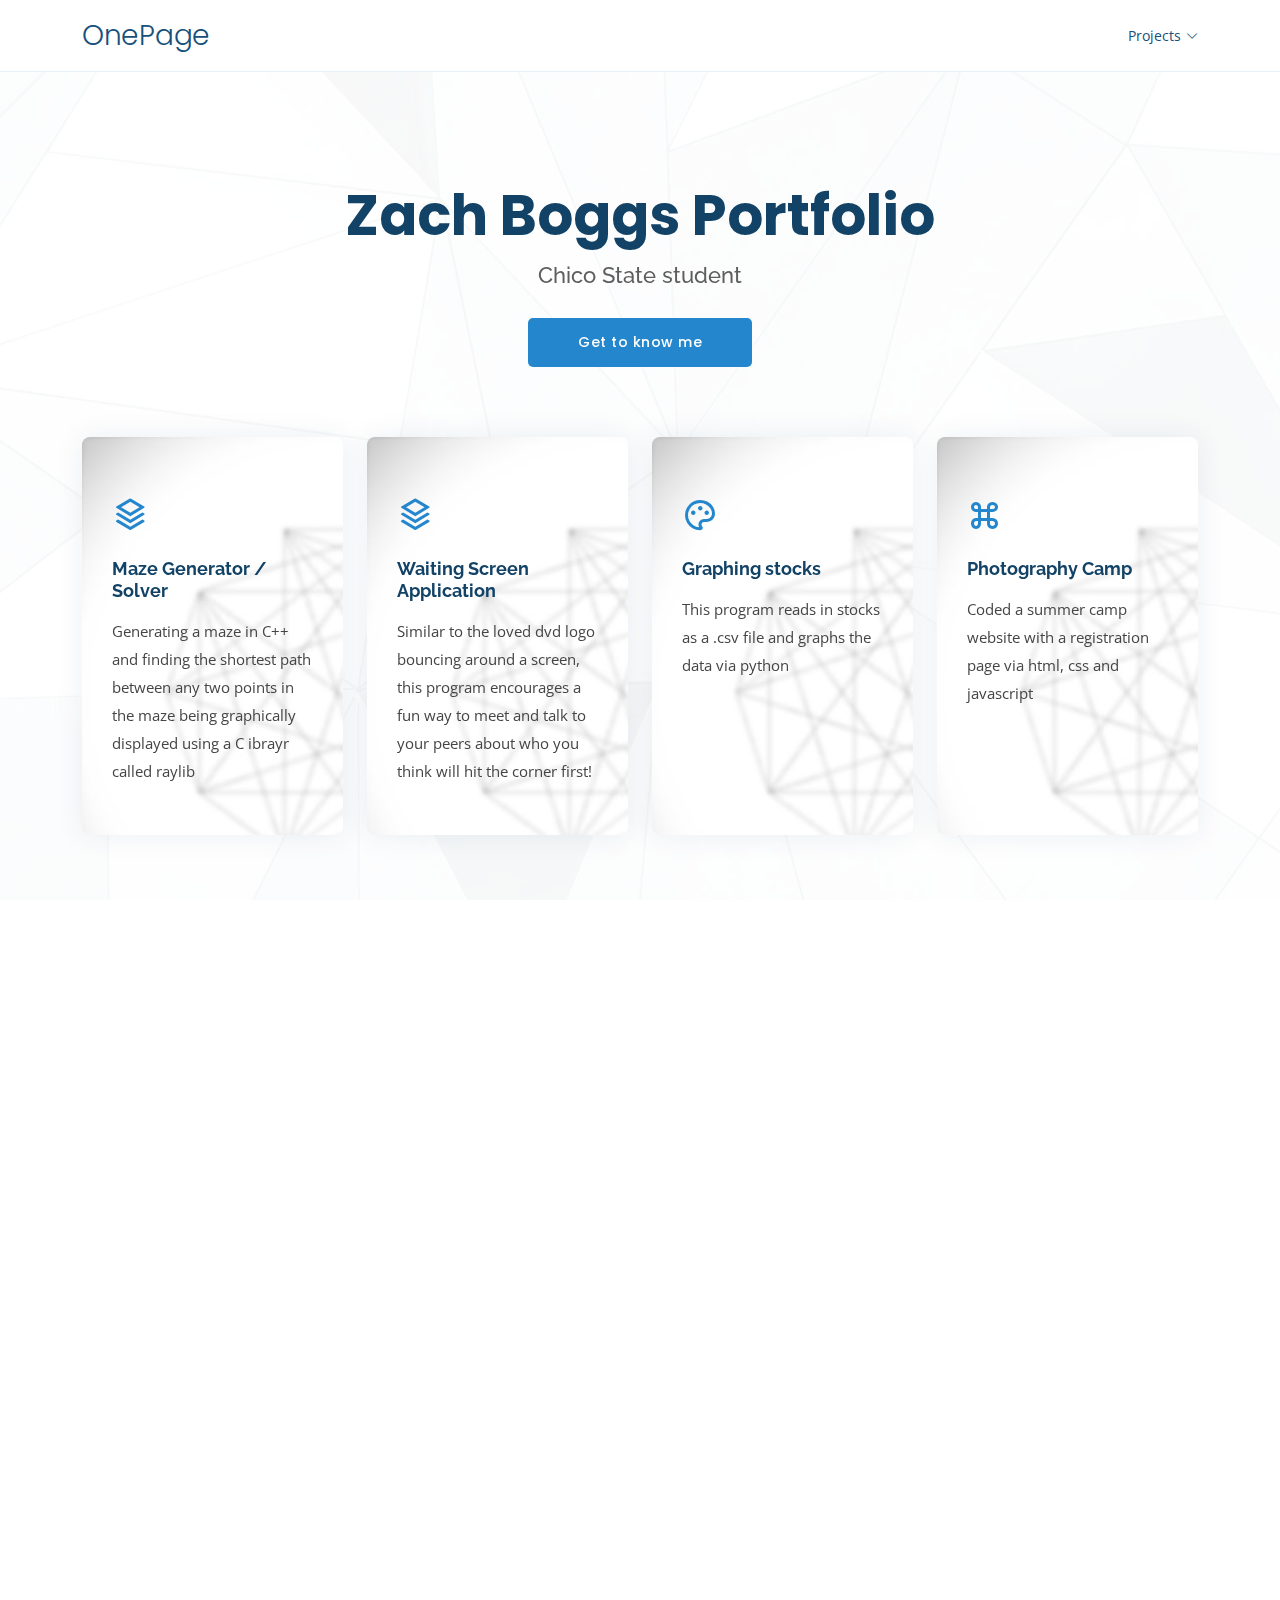
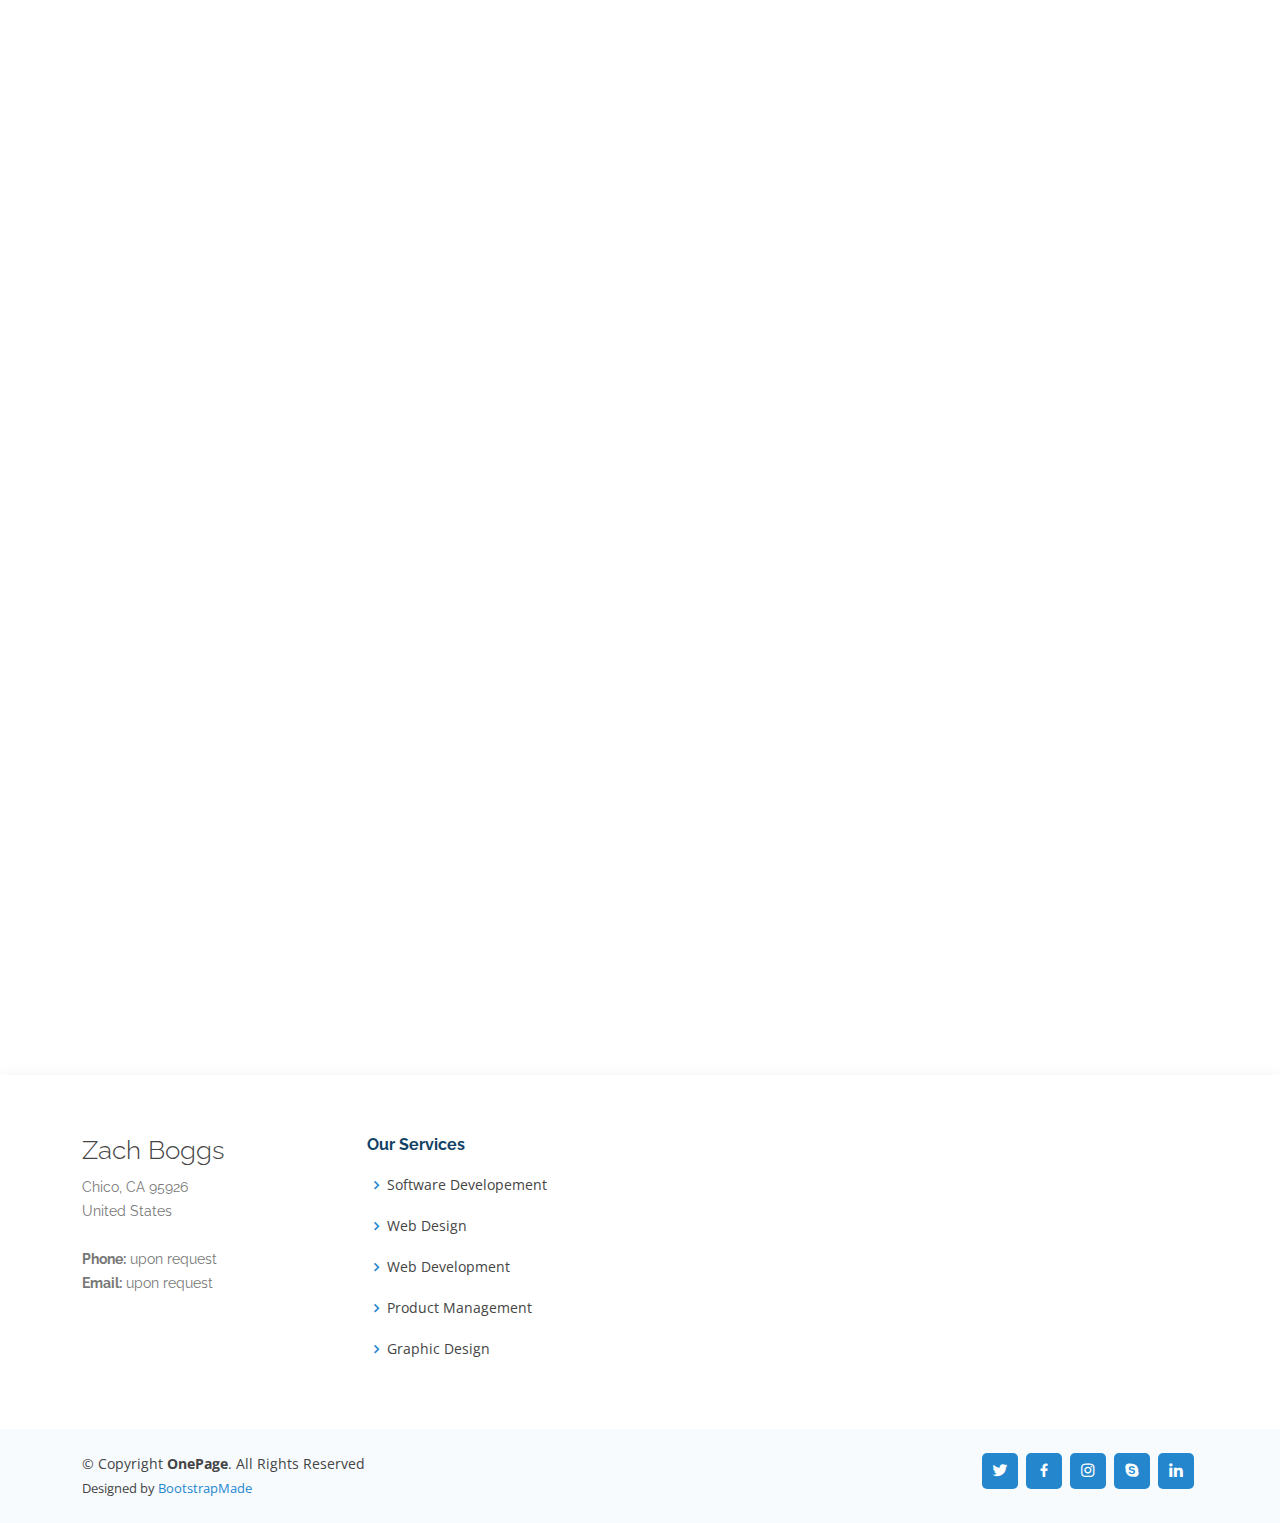
<file: index.html>
<!DOCTYPE html>
<html lang="en">

<head>
  <meta charset="utf-8">
  <meta content="width=device-width, initial-scale=1.0" name="viewport">

  <title>Zach Boggs Portfolio</title>
  <meta content="" name="description">
  <meta content="" name="keywords">

  <!-- Favicons -->
  <link href="assets/img/favicon.png" rel="icon">
  <link href="assets/img/apple-touch-icon.png" rel="apple-touch-icon">

  <!-- Google Fonts -->
  <link href="https://fonts.googleapis.com/css?family=Open+Sans:300,300i,400,400i,600,600i,700,700i|Raleway:300,300i,400,400i,500,500i,600,600i,700,700i|Poppins:300,300i,400,400i,500,500i,600,600i,700,700i" rel="stylesheet">

  <!-- Vendor CSS Files -->
  <link href="assets/vendor/aos/aos.css" rel="stylesheet">
  <link href="assets/vendor/bootstrap/css/bootstrap.min.css" rel="stylesheet">
  <link href="assets/vendor/bootstrap-icons/bootstrap-icons.css" rel="stylesheet">
  <link href="assets/vendor/boxicons/css/boxicons.min.css" rel="stylesheet">
  <link href="assets/vendor/glightbox/css/glightbox.min.css" rel="stylesheet">
  <link href="assets/vendor/remixicon/remixicon.css" rel="stylesheet">
  <link href="assets/vendor/swiper/swiper-bundle.min.css" rel="stylesheet">

  <!-- Template Main CSS File -->
  <link href="assets/css/style.css" rel="stylesheet">

  <!-- =======================================================
  * Template Name: OnePage - v4.9.2
  * Template URL: https://bootstrapmade.com/onepage-multipurpose-bootstrap-template/
  * Author: BootstrapMade.com
  * License: https://bootstrapmade.com/license/
  ======================================================== -->
</head>

<body>

  <!-- ======= Header ======= -->
  <header id="header" class="fixed-top">
    <div class="container d-flex align-items-center justify-content-between">

      <h1 class="logo"><a href="index.html">OnePage</a></h1>
      <!-- Uncomment below if you prefer to use an image logo -->
      <!-- <a href="index.html" class="logo"><img src="assets/img/logo.png" alt="" class="img-fluid"></a>-->

      <nav id="navbar" class="navbar">
        <ul>
          <li class="dropdown"><a href="#"><span>Projects</span> <i class="bi bi-chevron-down"></i></a>
            <ul>
              <li><a href="maze_generator.html">Maze Generator</a></li>
              <li><a href="waiting_screen.html">Waiting Screen</a></li>
              <li><a href="project_one_graph.html">Graphing Stocks via Python</a></li>
              <li><a href="project_two_camp_website.html">Summer Camp Website</a></li>
              <li><a href="project_three_blackjack.html">Coding Blackjack</a></li>
              <li><a href="project_four_circle_graph.html">Circle of Odds</a></li>
              <li><a href="project_five_triangle.html">Serspinki Triangle</a></li>
              <li><a href="project_six_barcode.html">Generating barcodes</a></li>
            </ul>
          </li>
        </ul>
        <i class="bi bi-list mobile-nav-toggle"></i>
      </nav><!-- .navbar -->

    </div>
  </header><!-- End Header -->

  <!-- ======= Hero Section ======= -->
  <section id="hero" class="d-flex align-items-center">
    <div class="container position-relative" data-aos="fade-up" data-aos-delay="100">
      <div class="row justify-content-center">
        <div class="col-xl-7 col-lg-9 text-center">
          <h1>Zach Boggs Portfolio</h1>
          <h2>Chico State student</h2>
        </div>
      </div>
      <div class="text-center">
        <a href="#about" class="btn-get-started scrollto">Get to know me</a>
      </div>

      <div class="row icon-boxes">
      
        <div class="col-md-6 col-lg-3 d-flex align-items-stretch mb-5 mb-lg-0" data-aos="zoom-in" data-aos-delay="800">
          <div class="icon-box">
            <div class="icon"><i class="ri-stack-line"></i></div>
            <h4 class="title"><a href="maze_generator.html">Maze Generator / Solver</a></h4>
            <p class="description">Generating a maze in C++ and finding the shortest path between any two points in the maze being graphically displayed using a C ibrayr called raylib</p>
          </div>
        </div>

        <div class="col-md-6 col-lg-3 d-flex align-items-stretch mb-5 mb-lg-0" data-aos="zoom-in" data-aos-delay="800">
          <div class="icon-box">
            <div class="icon"><i class="ri-stack-line"></i></div>
            <h4 class="title"><a href="waiting_screen.html">Waiting Screen Application</a></h4>
            <p class="description">Similar to the loved dvd logo bouncing around a screen, this program encourages a fun way to meet and talk to your peers about who you think will hit the corner first!</p>
          </div>
        </div>

        <div class="col-md-6 col-lg-3 d-flex align-items-stretch mb-5 mb-lg-0" data-aos="zoom-in" data-aos-delay="300">
          <div class="icon-box">
            <div class="icon"><i class="ri-palette-line"></i></div>
            <h4 class="title"><a href="project_one_graph.html">Graphing stocks</a></h4>
            <p class="description">This program reads in stocks as a .csv file and graphs the data via python</p>
          </div>
        </div>

        <div class="col-md-6 col-lg-3 d-flex align-items-stretch mb-5 mb-lg-0" data-aos="zoom-in" data-aos-delay="400">
          <div class="icon-box">
            <div class="icon"><i class="ri-command-line"></i></div>
            <h4 class="title"><a href="project_two_camp_website.html">Photography Camp</a></h4>
            <p class="description">Coded a summer camp website with a registration page via html, css and javascript</p>
          </div>
        </div>

        
      </div>
      <div class="row icon-boxes">
        <div class="col-md-6 col-lg-3 d-flex align-items-stretch mb-5 mb-lg-0" data-aos="zoom-in" data-aos-delay="700">
          <div class="icon-box">
            <div class="icon"><i class="ri-stack-line"></i></div>
            <h4 class="title"><a href="project_five_triangle.html">Sierpinski Triangle</a></h4>
            <p class="description">Visualizing recursion in a triangle</p>
          </div>
        </div>

        <div class="col-md-6 col-lg-3 d-flex align-items-stretch mb-5 mb-lg-0" data-aos="zoom-in" data-aos-delay="800">
          <div class="icon-box">
            <div class="icon"><i class="ri-stack-line"></i></div>
            <h4 class="title"><a href="project_six_barcode.html">Barcode Generator</a></h4>
            <p class="description">Generating a barcode from a zipcode</p>
          </div>
        </div>
        <div class="col-md-6 col-lg-3 d-flex align-items-stretch mb-5 mb-lg-0" data-aos="zoom-in" data-aos-delay="500">
          <div class="icon-box">
            <div class="icon"><i class="ri-fingerprint-line"></i></div>
            <h4 class="title"><a href="project_three_blackjack.html">Blackjack</a></h4>
            <p class="description">Coded the card game Blackjack(also known as 21) from scratch via python</p>
          </div>
        </div>

        <div class="col-md-6 col-lg-3 d-flex align-items-stretch mb-5 mb-lg-0" data-aos="zoom-in" data-aos-delay="600">
          <div class="icon-box">
            <div class="icon"><i class="ri-stack-line"></i></div>
            <h4 class="title"><a href="project_four_circle_graph.html">Circle of Odds</a></h4>
            <p class="description">Visualizing odds of a line being drawn via connecting points in a circle</p>
          </div>
        </div>
      </div>
    </div>
  </section><!-- End Hero -->

  <main id="main">

    <!-- ======= About Section ======= -->
    <section id="about" class="about">
      <div class="container" data-aos="fade-up">

        <div class="section-title">
          <h2>About Me</h2>
          <p>Hello world! My name is <b>Zach Boggs</b>! I'm a young self motivated <b>computer scientist</b> working on my Bachelors in Computer Science at <b>Chico State</b>.
          Something interesting about me is that I enjoy coding in <b>Vim</b>. I was challenged by one of my professors at Chico State in Fall 2023 to try it out and it grew on me and almost all of my recent projects in C++ <b>have been almost 100% in Vim</b>!</p>
        </div>

        <div class="row content">
          
          <br>
          <br>

          <p>
            <b>Projects assembled during my time in college:</b>
          </p>
          <div class="col-lg-6">
            
            <ul>
              <li><i class="ri-check-double-line"></i> Implemented Wilsons algorithm and visualized using raylib in C++</li>
              <li><i class="ri-check-double-line"></i> Optimized a Sudoku Puzzle solver using a constraint problem approach</li>
              <li><i class="ri-check-double-line"></i> Built a program to visualize a stock over time in Python</li>
              <li><i class="ri-check-double-line"></i> Coded an iconic gambling game called blackjack from scratch in Python</li>
            </ul>
          </div>
          <div class="col-lg-6 pt-4 pt-lg-0">
            <ul>
              <li><i class="ri-check-double-line"></i> Bar code generator in Python from a given number</li>
              <li><i class="ri-check-double-line"></i> Coded a sample photography summer camp website</li>
              <li><i class="ri-check-double-line"></i> Built a program to visualize recursion of a triangle inside itself</li>
            </ul>
          </div>
        </div>

      </div>
    </section><!-- End About Section -->



    <!-- ======= Services Section ======= -->
    <section id="services" class="services section-bg">
      <div class="container" data-aos="fade-up">

        <div class="section-title">
          <h2>Sevices</h2>
        </div>

        <div class="row">
          <div class="col-lg-4 col-md-6 d-flex align-items-stretch mt-4 mt-md-0" data-aos="zoom-in" data-aos-delay="200">
            <div class="icon-box iconbox-orange ">
              <div class="icon">
                <svg width="100" height="100" viewBox="0 0 600 600" xmlns="http://www.w3.org/2000/svg">
                  <path stroke="none" stroke-width="0" fill="#f5f5f5" d="M300,582.0697525312426C382.5290701553225,586.8405444964366,449.9789794690241,525.3245884688669,502.5850820975895,461.55621195738473C556.606425686781,396.0723002908107,615.8543463187945,314.28637112970534,586.6730223649479,234.56875336149918C558.9533121215079,158.8439757836574,454.9685369536778,164.00468322053177,381.49747125262974,130.76875717737553C312.15926192815925,99.40240125094834,248.97055460311594,18.661163978235184,179.8680185752513,50.54337015887873C110.5421016452524,82.52863877960104,119.82277516462835,180.83849132639028,109.12597500060166,256.43424936330496C100.08760227029461,320.3096726198365,92.17705696193138,384.0621239912766,124.79988738764834,439.7174275375508C164.83382741302287,508.01625554203684,220.96474134820875,577.5009287672846,300,582.0697525312426"></path>
                </svg>
                <i class="bx bx-file"></i>
              </div>
              <h4>Program building</h4>
              <p>I can build software to fit your business needs</p>
            </div>
          </div>

          <div class="col-lg-4 col-md-6 d-flex align-items-stretch mt-4" data-aos="zoom-in" data-aos-delay="200">
            <div class="icon-box iconbox-red">
              <div class="icon">
                <svg width="100" height="100" viewBox="0 0 600 600" xmlns="http://www.w3.org/2000/svg">
                  <path stroke="none" stroke-width="0" fill="#f5f5f5" d="M300,532.3542879108572C369.38199826031484,532.3153073249985,429.10787420159085,491.63046689027357,474.5244479745417,439.17860296908856C522.8885846962883,383.3225815378663,569.1668002868075,314.3205725914397,550.7432151929288,242.7694973846089C532.6665558377875,172.5657663291529,456.2379748765914,142.6223662098291,390.3689995646985,112.34683881706744C326.66090330228417,83.06452184765237,258.84405631176094,53.51806209861945,193.32584062364296,78.48882559362697C121.61183558270385,105.82097193414197,62.805066853699245,167.19869350419734,48.57481801355237,242.6138429142374C34.843463184063346,315.3850353017275,76.69343916112496,383.4422959591041,125.22947124332185,439.3748458443577C170.7312796277747,491.8107796887764,230.57421082200815,532.3932930995766,300,532.3542879108572"></path>
                </svg>
                <i class="bx bx-slideshow"></i>
              </div>
              <h4>Website building</h4>
              <p>I can build a welcoming website for your business</p>
            </div>
          </div>

          <div class="col-lg-4 col-md-6 d-flex align-items-stretch mt-4" data-aos="zoom-in" data-aos-delay="300">
            <div class="icon-box iconbox-teal">
              <div class="icon">
                <svg width="100" height="100" viewBox="0 0 600 600" xmlns="http://www.w3.org/2000/svg">
                  <path stroke="none" stroke-width="0" fill="#f5f5f5" d="M300,566.797414625762C385.7384707136149,576.1784315230908,478.7894351017131,552.8928747891023,531.9192734346935,484.94944893311C584.6109503024035,417.5663521118492,582.489472248146,322.67544863468447,553.9536738515405,242.03673114598146C529.1557734026468,171.96086150256528,465.24506316201064,127.66468636344209,395.9583748389544,100.7403814666027C334.2173773831606,76.7482773500951,269.4350130405921,84.62216499799875,207.1952322260088,107.2889140133804C132.92018162631612,134.33871894543012,41.79353780512637,160.00259165414826,22.644507872594943,236.69541883565114C3.319112789854554,314.0945973066697,72.72355303640163,379.243833228382,124.04198916343866,440.3218312028393C172.9286146004772,498.5055451809895,224.45579914871206,558.5317968840102,300,566.797414625762"></path>
                </svg>
                <i class="bx bx-arch"></i>
              </div>
              <h4>Photographer</h4>
              <p>I can take and edit photos for your business</p>
            </div>
          </div>

        </div>

      </div>
    </section><!-- End Sevices Section -->

    <!-- ======= Portfolio Section ======= -->
    <section id="portfolio" class="portfolio">
      <div class="container" data-aos="fade-up">

        <div class="section-title">
          <h2>Portfolio</h2>
          <p>Here is a collection of some projects I have completed during my attendence in college.</p>
        </div>

        <div class="row" data-aos="fade-up" data-aos-delay="150">
          <div class="col-lg-12 d-flex justify-content-center">
            <ul id="portfolio-flters">
              <li data-filter="*" class="filter-active">All</li>
              <li data-filter=".filter-app">App</li>
              <li data-filter=".filter-card">Card</li>
              <li data-filter=".filter-web">Web</li>
            </ul>
          </div>
        </div>

        <div class="row portfolio-container" data-aos="fade-up" data-aos-delay="300">

          <div class="col-lg-4 col-md-6 portfolio-item filter-app">
            <div class="portfolio-wrap">
              <img src="assets/img/portfolio/barcode_1.png" class="img-fluid" alt="">
              <div class="portfolio-info">
                <h4>Barcode</h4>
                <p>Generating a barcode</p>
                <div class="portfolio-links">
                  <a href="assets/img/portfolio/barcode_1.png" data-gallery="portfolioGallery" class="portfolio-lightbox" title="App 1"><i class="bx bx-plus"></i></a>
                  <a href="project_six_barcode.html" title="More Details"><i class="bx bx-link"></i></a>
                </div>
              </div>
            </div>
          </div>

          <div class="col-lg-4 col-md-6 portfolio-item filter-app">
            <div class="portfolio-wrap">
              <img src="assets/img/portfolio/barcode_5.png" class="img-fluid" alt="">
              <div class="portfolio-info">
                <h4>Long barcode</h4>
                <p>coded in python</p>
                <div class="portfolio-links">
                  <a href="assets/img/portfolio/barcode_5.png" data-gallery="portfolioGallery" class="portfolio-lightbox" title="Web 3"><i class="bx bx-plus"></i></a>
                  <a href="project_six_barcode.html" title="Barcode Project"><i class="bx bx-link"></i></a>
                </div>
              </div>
            </div>
          </div>

          <div class="col-lg-4 col-md-6 portfolio-item filter-web">
            <div class="portfolio-wrap">
              <img src="assets/img/portfolio/camp_website_1.png" class="img-fluid" alt="">
              <div class="portfolio-info">
                <h4>Camp Website</h4>
                <p>Summer camp web design</p>
                <div class="portfolio-links">
                  <a href="assets/img/portfolio/camp_website_1.png" data-gallery="portfolioGallery" class="portfolio-lightbox" title="App 2"><i class="bx bx-plus"></i></a>
                  <a href="project_two_camp_website.html" title="More Details"><i class="bx bx-link"></i></a>
                </div>
              </div>
            </div>
          </div>

          <div class="col-lg-4 col-md-6 portfolio-item filter-app">
            <div class="portfolio-wrap">
              <img src="assets/img/portfolio/circle2.jpg" class="img-fluid" alt="">
              <div class="portfolio-info">
                <h4>Circle</h4>
                <p>The circle of odds</p>
                <div class="portfolio-links">
                  <a href="assets/img/portfolio/circle2.jpg" data-gallery="portfolioGallery" class="portfolio-lightbox" title="Card 2"><i class="bx bx-plus"></i></a>
                  <a href="project_four_circle_graph.html" title="More Details"><i class="bx bx-link"></i></a>
                </div>
              </div>
            </div>
          </div>

          <div class="col-lg-4 col-md-6 portfolio-item filter-app">
            <div class="portfolio-wrap">
              <img src="assets/img/portfolio/circle4.jpg" class="img-fluid" alt="">
              <div class="portfolio-info">
                <h4>Circle</h4>
                <p>The circle of odds</p>
                <div class="portfolio-links">
                  <a href="assets/img/portfolio/circle4.jpg" data-gallery="portfolioGallery" class="portfolio-lightbox" title="Web 2"><i class="bx bx-plus"></i></a>
                  <a href="project_four_circle_graph.html" title="More Details"><i class="bx bx-link"></i></a>
                </div>
              </div>
            </div>
          </div>

          <div class="col-lg-4 col-md-6 portfolio-item filter-app">
            <div class="portfolio-wrap">
              <img src="assets/img/portfolio/graph4.png" class="img-fluid" alt="">
              <div class="portfolio-info">
                <h4>Graphing</h4>
                <p>Visualizing stock via python</p>
                <div class="portfolio-links">
                  <a href="assets/img/portfolio/graph4.png" data-gallery="portfolioGallery" class="portfolio-lightbox" title="App 3"><i class="bx bx-plus"></i></a>
                  <a href="project_one_graph.html" title="More Details"><i class="bx bx-link"></i></a>
                </div>
              </div>
            </div>
          </div>

          <div class="col-lg-4 col-md-6 portfolio-item filter-app">
            <div class="portfolio-wrap">
              <img src="assets/img/portfolio/triangle5.png" class="img-fluid" alt="">
              <div class="portfolio-info">
                <h4>Triangle</h4>
                <p>Sierpinski Triangle</p>
                <div class="portfolio-links">
                  <a href="assets/img/portfolio/triangle5.png" data-gallery="portfolioGallery" class="portfolio-lightbox" title="Card 1"><i class="bx bx-plus"></i></a>
                  <a href="project_five_triangle.html" title="More Details"><i class="bx bx-link"></i></a>
                </div>
              </div>
            </div>
          </div>


        </div>

      </div>
    </section><!-- End Portfolio Section -->




  </main><!-- End #main -->

  <!-- ======= Footer ======= -->
  <footer id="footer">

    <div class="footer-top">
      <div class="container">
        <div class="row">

          <div class="col-lg-3 col-md-6 footer-contact">
            <h3>Zach Boggs</h3>
            <p>
              Chico, CA 95926<br>
              United States <br><br>
              <strong>Phone:</strong> upon request<br>
              <strong>Email:</strong> upon request<br>
            </p>
          </div>

          <div class="col-lg-3 col-md-6 footer-links">
            <h4>Our Services</h4>
            <ul>
              <li><i class="bx bx-chevron-right"></i>Software Developement</li>
              <li><i class="bx bx-chevron-right"></i>Web Design</li>
              <li><i class="bx bx-chevron-right"></i>Web Development</li>
              <li><i class="bx bx-chevron-right"></i>Product Management</li>
              <li><i class="bx bx-chevron-right"></i>Graphic Design</li>
            </ul>
          </div>

        </div>
      </div>
    </div>

    <div class="container d-md-flex py-4">

      <div class="me-md-auto text-center text-md-start">
        <div class="copyright">
          &copy; Copyright <strong><span>OnePage</span></strong>. All Rights Reserved
        </div>
        <div class="credits">
          <!-- All the links in the footer should remain intact. -->
          <!-- You can delete the links only if you purchased the pro version. -->
          <!-- Licensing information: https://bootstrapmade.com/license/ -->
          <!-- Purchase the pro version with working PHP/AJAX contact form: https://bootstrapmade.com/onepage-multipurpose-bootstrap-template/ -->
          Designed by <a href="https://bootstrapmade.com/">BootstrapMade</a>
        </div>
      </div>
      <div class="social-links text-center text-md-right pt-3 pt-md-0">
        <a href="#" class="twitter"><i class="bx bxl-twitter"></i></a>
        <a href="#" class="facebook"><i class="bx bxl-facebook"></i></a>
        <a href="#" class="instagram"><i class="bx bxl-instagram"></i></a>
        <a href="#" class="google-plus"><i class="bx bxl-skype"></i></a>
        <a href="#" class="linkedin"><i class="bx bxl-linkedin"></i></a>
      </div>
    </div>
  </footer><!-- End Footer -->

  <div id="preloader"></div>
  <a href="#" class="back-to-top d-flex align-items-center justify-content-center"><i class="bi bi-arrow-up-short"></i></a>

  <!-- Vendor JS Files -->
  <script src="assets/vendor/purecounter/purecounter_vanilla.js"></script>
  <script src="assets/vendor/aos/aos.js"></script>
  <script src="assets/vendor/bootstrap/js/bootstrap.bundle.min.js"></script>
  <script src="assets/vendor/glightbox/js/glightbox.min.js"></script>
  <script src="assets/vendor/isotope-layout/isotope.pkgd.min.js"></script>
  <script src="assets/vendor/swiper/swiper-bundle.min.js"></script>
  <script src="assets/vendor/php-email-form/validate.js"></script>

  <!-- Template Main JS File -->
  <script src="assets/js/main.js"></script>

</body>

</html>
</file>
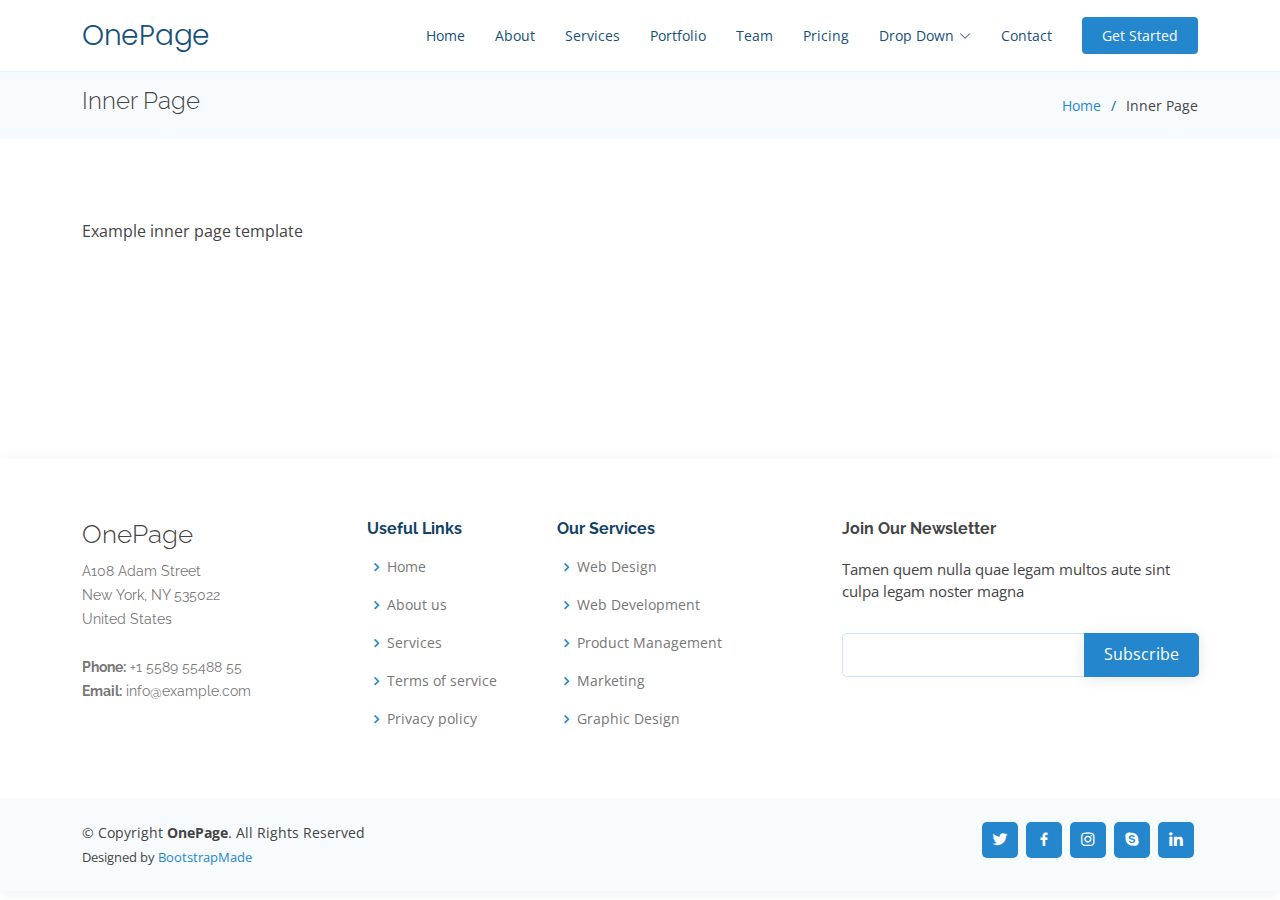
<file: inner-page.html>
<!DOCTYPE html>
<html lang="en">

<head>
  <meta charset="utf-8">
  <meta content="width=device-width, initial-scale=1.0" name="viewport">

  <title>Inner Page - OnePage Bootstrap Template</title>
  <meta content="" name="description">
  <meta content="" name="keywords">

  <!-- Favicons -->
  <link href="assets/img/favicon.png" rel="icon">
  <link href="assets/img/apple-touch-icon.png" rel="apple-touch-icon">

  <!-- Google Fonts -->
  <link href="https://fonts.googleapis.com/css?family=Open+Sans:300,300i,400,400i,600,600i,700,700i|Raleway:300,300i,400,400i,500,500i,600,600i,700,700i|Poppins:300,300i,400,400i,500,500i,600,600i,700,700i" rel="stylesheet">

  <!-- Vendor CSS Files -->
  <link href="assets/vendor/aos/aos.css" rel="stylesheet">
  <link href="assets/vendor/bootstrap/css/bootstrap.min.css" rel="stylesheet">
  <link href="assets/vendor/bootstrap-icons/bootstrap-icons.css" rel="stylesheet">
  <link href="assets/vendor/boxicons/css/boxicons.min.css" rel="stylesheet">
  <link href="assets/vendor/glightbox/css/glightbox.min.css" rel="stylesheet">
  <link href="assets/vendor/remixicon/remixicon.css" rel="stylesheet">
  <link href="assets/vendor/swiper/swiper-bundle.min.css" rel="stylesheet">

  <!-- Template Main CSS File -->
  <link href="assets/css/style.css" rel="stylesheet">

  <!-- =======================================================
  * Template Name: OnePage - v4.9.2
  * Template URL: https://bootstrapmade.com/onepage-multipurpose-bootstrap-template/
  * Author: BootstrapMade.com
  * License: https://bootstrapmade.com/license/
  ======================================================== -->
</head>

<body>

  <!-- ======= Header ======= -->
  <header id="header" class="fixed-top">
    <div class="container d-flex align-items-center justify-content-between">

      <h1 class="logo"><a href="index.html">OnePage</a></h1>
      <!-- Uncomment below if you prefer to use an image logo -->
      <!-- <a href="index.html" class="logo"><img src="assets/img/logo.png" alt="" class="img-fluid"></a>-->

      <nav id="navbar" class="navbar">
        <ul>
          <li><a class="nav-link scrollto " href="#hero">Home</a></li>
          <li><a class="nav-link scrollto" href="#about">About</a></li>
          <li><a class="nav-link scrollto" href="#services">Services</a></li>
          <li><a class="nav-link scrollto o" href="#portfolio">Portfolio</a></li>
          <li><a class="nav-link scrollto" href="#team">Team</a></li>
          <li><a class="nav-link scrollto" href="#pricing">Pricing</a></li>
          <li class="dropdown"><a href="#"><span>Drop Down</span> <i class="bi bi-chevron-down"></i></a>
            <ul>
              <li><a href="#">Drop Down 1</a></li>
              <li class="dropdown"><a href="#"><span>Deep Drop Down</span> <i class="bi bi-chevron-right"></i></a>
                <ul>
                  <li><a href="#">Deep Drop Down 1</a></li>
                  <li><a href="#">Deep Drop Down 2</a></li>
                  <li><a href="#">Deep Drop Down 3</a></li>
                  <li><a href="#">Deep Drop Down 4</a></li>
                  <li><a href="#">Deep Drop Down 5</a></li>
                </ul>
              </li>
              <li><a href="#">Drop Down 2</a></li>
              <li><a href="#">Drop Down 3</a></li>
              <li><a href="#">Drop Down 4</a></li>
            </ul>
          </li>
          <li><a class="nav-link scrollto" href="#contact">Contact</a></li>
          <li><a class="getstarted scrollto" href="#about">Get Started</a></li>
        </ul>
        <i class="bi bi-list mobile-nav-toggle"></i>
      </nav><!-- .navbar -->

    </div>
  </header><!-- End Header -->

  <main id="main">

    <!-- ======= Breadcrumbs ======= -->
    <section class="breadcrumbs">
      <div class="container">

        <div class="d-flex justify-content-between align-items-center">
          <h2>Inner Page</h2>
          <ol>
            <li><a href="index.html">Home</a></li>
            <li>Inner Page</li>
          </ol>
        </div>

      </div>
    </section><!-- End Breadcrumbs -->

    <section class="inner-page">
      <div class="container">
        <p>
          Example inner page template
        </p>
      </div>
    </section>

  </main><!-- End #main -->

  <!-- ======= Footer ======= -->
  <footer id="footer">

    <div class="footer-top">
      <div class="container">
        <div class="row">

          <div class="col-lg-3 col-md-6 footer-contact">
            <h3>OnePage</h3>
            <p>
              A108 Adam Street <br>
              New York, NY 535022<br>
              United States <br><br>
              <strong>Phone:</strong> +1 5589 55488 55<br>
              <strong>Email:</strong> info@example.com<br>
            </p>
          </div>

          <div class="col-lg-2 col-md-6 footer-links">
            <h4>Useful Links</h4>
            <ul>
              <li><i class="bx bx-chevron-right"></i> <a href="#">Home</a></li>
              <li><i class="bx bx-chevron-right"></i> <a href="#">About us</a></li>
              <li><i class="bx bx-chevron-right"></i> <a href="#">Services</a></li>
              <li><i class="bx bx-chevron-right"></i> <a href="#">Terms of service</a></li>
              <li><i class="bx bx-chevron-right"></i> <a href="#">Privacy policy</a></li>
            </ul>
          </div>

          <div class="col-lg-3 col-md-6 footer-links">
            <h4>Our Services</h4>
            <ul>
              <li><i class="bx bx-chevron-right"></i> <a href="#">Web Design</a></li>
              <li><i class="bx bx-chevron-right"></i> <a href="#">Web Development</a></li>
              <li><i class="bx bx-chevron-right"></i> <a href="#">Product Management</a></li>
              <li><i class="bx bx-chevron-right"></i> <a href="#">Marketing</a></li>
              <li><i class="bx bx-chevron-right"></i> <a href="#">Graphic Design</a></li>
            </ul>
          </div>

          <div class="col-lg-4 col-md-6 footer-newsletter">
            <h4>Join Our Newsletter</h4>
            <p>Tamen quem nulla quae legam multos aute sint culpa legam noster magna</p>
            <form action="" method="post">
              <input type="email" name="email"><input type="submit" value="Subscribe">
            </form>
          </div>

        </div>
      </div>
    </div>

    <div class="container d-md-flex py-4">

      <div class="me-md-auto text-center text-md-start">
        <div class="copyright">
          &copy; Copyright <strong><span>OnePage</span></strong>. All Rights Reserved
        </div>
        <div class="credits">
          <!-- All the links in the footer should remain intact. -->
          <!-- You can delete the links only if you purchased the pro version. -->
          <!-- Licensing information: https://bootstrapmade.com/license/ -->
          <!-- Purchase the pro version with working PHP/AJAX contact form: https://bootstrapmade.com/onepage-multipurpose-bootstrap-template/ -->
          Designed by <a href="https://bootstrapmade.com/">BootstrapMade</a>
        </div>
      </div>
      <div class="social-links text-center text-md-right pt-3 pt-md-0">
        <a href="#" class="twitter"><i class="bx bxl-twitter"></i></a>
        <a href="#" class="facebook"><i class="bx bxl-facebook"></i></a>
        <a href="#" class="instagram"><i class="bx bxl-instagram"></i></a>
        <a href="#" class="google-plus"><i class="bx bxl-skype"></i></a>
        <a href="#" class="linkedin"><i class="bx bxl-linkedin"></i></a>
      </div>
    </div>
  </footer><!-- End Footer -->

  <div id="preloader"></div>
  <a href="#" class="back-to-top d-flex align-items-center justify-content-center"><i class="bi bi-arrow-up-short"></i></a>

  <!-- Vendor JS Files -->
  <script src="assets/vendor/purecounter/purecounter_vanilla.js"></script>
  <script src="assets/vendor/aos/aos.js"></script>
  <script src="assets/vendor/bootstrap/js/bootstrap.bundle.min.js"></script>
  <script src="assets/vendor/glightbox/js/glightbox.min.js"></script>
  <script src="assets/vendor/isotope-layout/isotope.pkgd.min.js"></script>
  <script src="assets/vendor/swiper/swiper-bundle.min.js"></script>
  <script src="assets/vendor/php-email-form/validate.js"></script>

  <!-- Template Main JS File -->
  <script src="assets/js/main.js"></script>

</body>

</html>
</file>
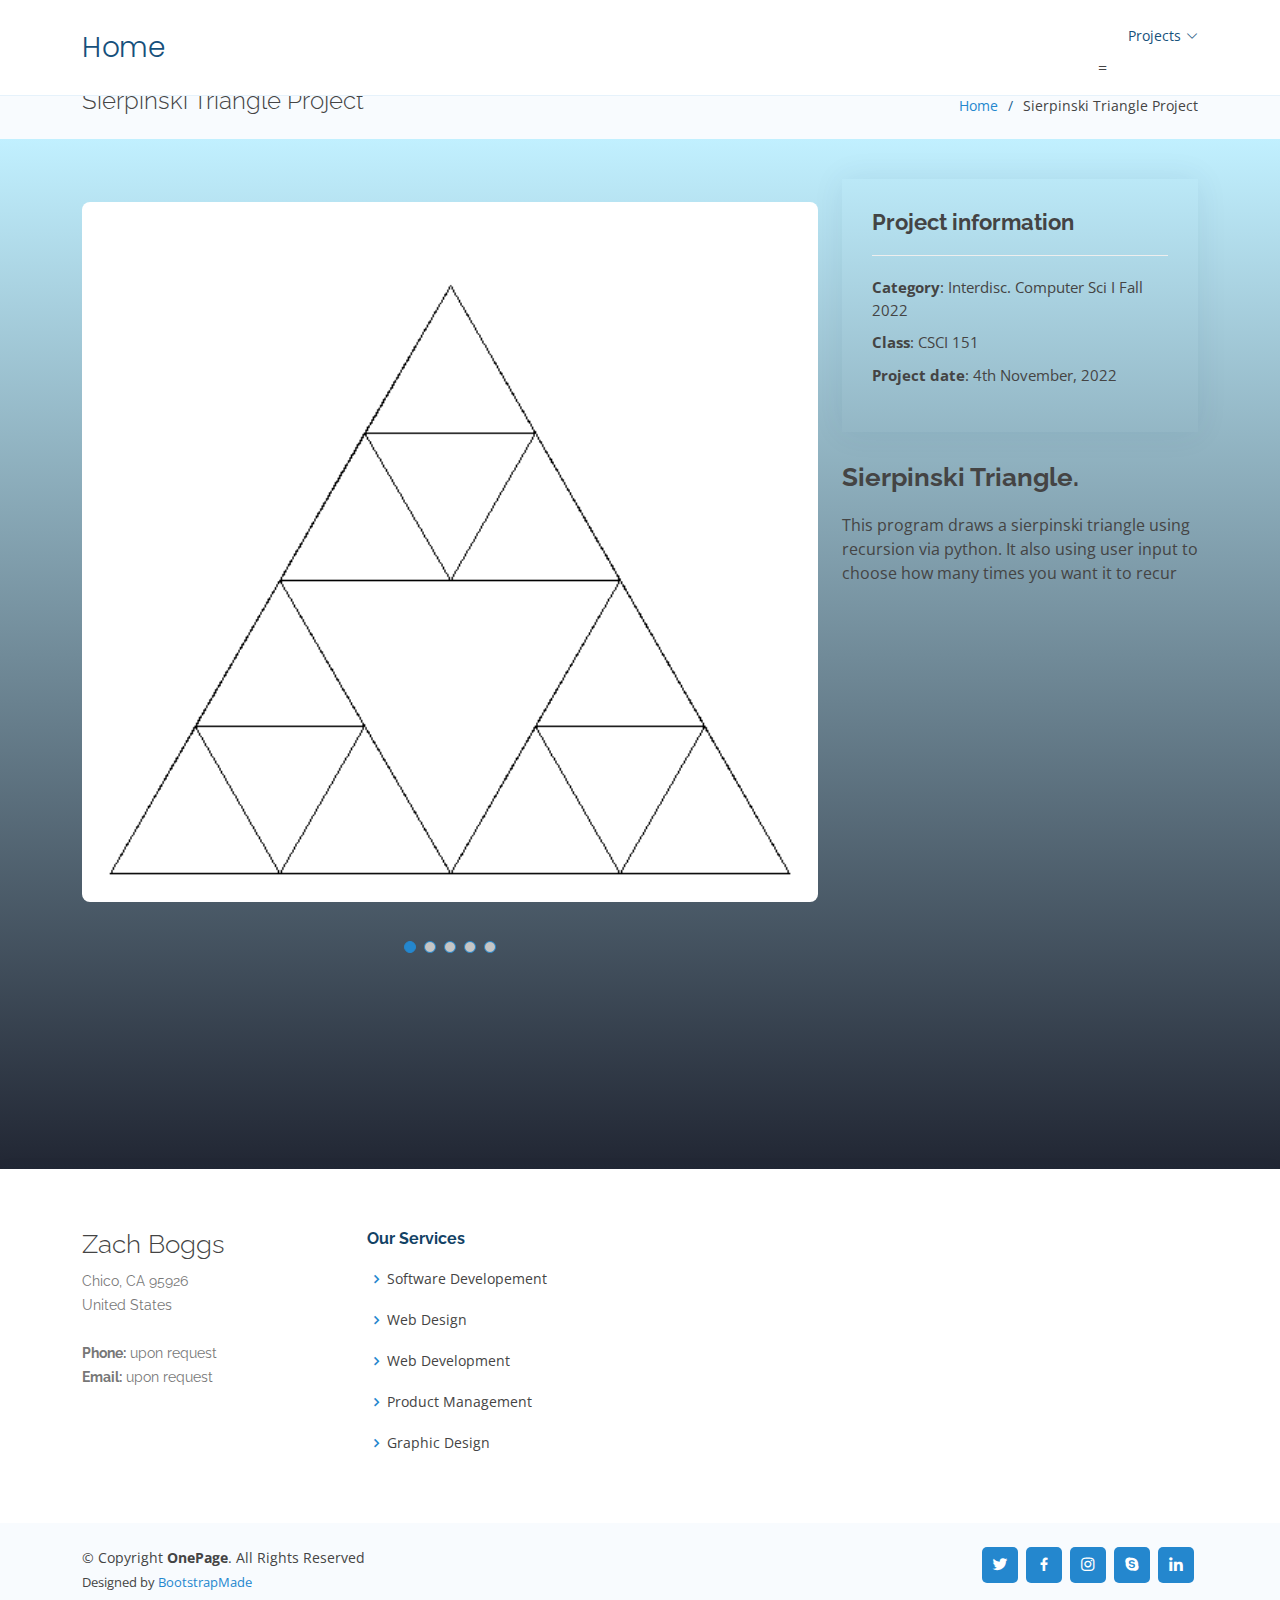
<file: project_five_triangle.html>
<!DOCTYPE html>
<html lang="en">

<head>
  <meta charset="utf-8">
  <meta content="width=device-width, initial-scale=1.0" name="viewport">

  <title>Zach Boggs Portfolio - Sierpinski Triangle Project</title>
  <meta content="" name="description">
  <meta content="" name="keywords">

  <!-- Favicons -->
  <link href="assets/img/favicon.png" rel="icon">
  <link href="assets/img/apple-touch-icon.png" rel="apple-touch-icon">

  <!-- Google Fonts -->
  <link href="https://fonts.googleapis.com/css?family=Open+Sans:300,300i,400,400i,600,600i,700,700i|Raleway:300,300i,400,400i,500,500i,600,600i,700,700i|Poppins:300,300i,400,400i,500,500i,600,600i,700,700i" rel="stylesheet">

  <!-- Vendor CSS Files -->
  <link href="assets/vendor/aos/aos.css" rel="stylesheet">
  <link href="assets/vendor/bootstrap/css/bootstrap.min.css" rel="stylesheet">
  <link href="assets/vendor/bootstrap-icons/bootstrap-icons.css" rel="stylesheet">
  <link href="assets/vendor/boxicons/css/boxicons.min.css" rel="stylesheet">
  <link href="assets/vendor/glightbox/css/glightbox.min.css" rel="stylesheet">
  <link href="assets/vendor/remixicon/remixicon.css" rel="stylesheet">
  <link href="assets/vendor/swiper/swiper-bundle.min.css" rel="stylesheet">

  <!-- Template Main CSS File -->
  <link href="assets/css/style.css" rel="stylesheet">

  <!-- =======================================================
  * Template Name: OnePage - v4.9.2
  * Template URL: https://bootstrapmade.com/onepage-multipurpose-bootstrap-template/
  * Author: BootstrapMade.com
  * License: https://bootstrapmade.com/license/
  ======================================================== -->
</head>

<body style="background: rgb(186, 221, 255);">

  <!-- ======= Header ======= -->
  <header id="header" class="fixed-top">
    <div class="container d-flex align-items-center justify-content-between">

      <h1 class="logo"><a href="index.html">Home</a></h1>
      <!-- Uncomment below if you prefer to use an image logo -->
      <!-- <a href="index.html" class="logo"><img src="assets/img/logo.png" alt="" class="img-fluid"></a>-->

      <nav id="navbar" class="navbar">
        <ul>
          <li class="dropdown"><a href="#"><span>Projects</span> <i class="bi bi-chevron-down"></i></a>
            =<ul>
              <li><a href="maze_generator.html">Maze Generator</a></li>
              <li><a href="waiting_screen.html">Waiting Screen</a></li>
              <li><a href="project_one_graph.html">Graphing Stocks via Python</a></li>
              <li><a href="project_two_camp_website.html">Summer Camp Website</a></li>
              <li><a href="project_three_blackjack.html">Coding Blackjack</a></li>
              <li><a href="project_four_circle_graph.html">Circle of Odds</a></li>
              <li><a href="project_five_triangle.html">Serspinki Triangle</a></li>
              <li><a href="project_six_barcode.html">Generating barcodes</a></li>
            </ul>
          </li>
        </ul>
        <i class="bi bi-list mobile-nav-toggle"></i>
      </nav><!-- .navbar -->

    </div>
  </header><!-- End Header -->

  <main id="main">

    <!-- ======= Breadcrumbs ======= -->
    <section id="breadcrumbs" class="breadcrumbs">
      <div class="container">

        <div class="d-flex justify-content-between align-items-center">
          <h2>Sierpinski Triangle Project</h2>
          <ol>
            <li><a href="index.html">Home</a></li>
            <li>Sierpinski Triangle Project</li>
          </ol>
        </div>

      </div>
    </section><!-- End Breadcrumbs -->

    <!-- ======= Portfolio Details Section ======= -->
    <section id="portfolio-details" class="portfolio-details" style="background: linear-gradient(rgb(193, 240, 255), rgb(33, 38, 51));">
      <div class="container">

        <div class="row gy-4">

          <div class="col-lg-8">
            <div class="portfolio-details-slider swiper">
              <div class="swiper-wrapper align-items-center">

                <div class="swiper-slide">
                  <img src="assets/img/projects/_sierpinski_triangle_project/triangle1.png" alt="" style="border-radius: .5em;">
                </div>
                
                <div class="swiper-slide">
                  <img src="assets/img/projects/_sierpinski_triangle_project/triangle2.png" alt="" style="border-radius: .5em;">
                </div>

                <div class="swiper-slide">
                  <img src="assets/img/projects/_sierpinski_triangle_project/triangle3.png" alt="" style="border-radius: .5em;">
                </div>

                <div class="swiper-slide">
                  <img src="assets/img/projects/_sierpinski_triangle_project/triangle4.png" alt="" style="border-radius: .5em;">
                </div>

                <div class="swiper-slide">
                  <img src="assets/img/projects/_sierpinski_triangle_project/triangle5.png" alt="" style="border-radius: .5em;">
                </div>

              </div>
              <div class="swiper-pagination"></div>
            </div>
          </div>

          <div class="col-lg-4">
            <div class="portfolio-info">
              <h3>Project information</h3>
              <ul>
                <li><strong>Category</strong>: Interdisc. Computer Sci I Fall 2022</li>
                <li><strong>Class</strong>: CSCI 151 </li>
                <li><strong>Project date</strong>: 4th November, 2022</li>
              </ul>
            </div>
            <div class="portfolio-description">
              <h2>Sierpinski Triangle.</h2>
              <p>
                  This program draws a sierpinski triangle using recursion via python. It also using user input to choose how many times you want it to recur
              </p>
            </div>
          </div>

        </div>

      </div>
    </section><!-- End Portfolio Details Section -->

  </main><!-- End #main -->

  <!-- ======= Footer ======= -->
  <footer id="footer">

    <div class="footer-top">
      <div class="container">
        <div class="row">

          <div class="col-lg-3 col-md-6 footer-contact">
            <h3>Zach Boggs</h3>
            <p>
              Chico, CA 95926<br>
              United States <br><br>
              <strong>Phone:</strong> upon request<br>
              <strong>Email:</strong> upon request<br>
            </p>
          </div>

          <div class="col-lg-3 col-md-6 footer-links">
            <h4>Our Services</h4>
            <ul>
              <li><i class="bx bx-chevron-right"></i>Software Developement</li>
              <li><i class="bx bx-chevron-right"></i>Web Design</li>
              <li><i class="bx bx-chevron-right"></i>Web Development</li>
              <li><i class="bx bx-chevron-right"></i>Product Management</li>
              <li><i class="bx bx-chevron-right"></i>Graphic Design</li>
            </ul>
          </div>

        </div>
      </div>
    </div>

    <div class="container d-md-flex py-4">

      <div class="me-md-auto text-center text-md-start">
        <div class="copyright">
          &copy; Copyright <strong><span>OnePage</span></strong>. All Rights Reserved
        </div>
        <div class="credits">
          <!-- All the links in the footer should remain intact. -->
          <!-- You can delete the links only if you purchased the pro version. -->
          <!-- Licensing information: https://bootstrapmade.com/license/ -->
          <!-- Purchase the pro version with working PHP/AJAX contact form: https://bootstrapmade.com/onepage-multipurpose-bootstrap-template/ -->
          Designed by <a href="https://bootstrapmade.com/">BootstrapMade</a>
        </div>
      </div>
      <div class="social-links text-center text-md-right pt-3 pt-md-0">
        <a href="#" class="twitter"><i class="bx bxl-twitter"></i></a>
        <a href="#" class="facebook"><i class="bx bxl-facebook"></i></a>
        <a href="#" class="instagram"><i class="bx bxl-instagram"></i></a>
        <a href="#" class="google-plus"><i class="bx bxl-skype"></i></a>
        <a href="#" class="linkedin"><i class="bx bxl-linkedin"></i></a>
      </div>
    </div>
  </footer><!-- End Footer -->


  <div id="preloader"></div>
  <a href="#" class="back-to-top d-flex align-items-center justify-content-center"><i class="bi bi-arrow-up-short"></i></a>

  <!-- Vendor JS Files -->
  <script src="assets/vendor/purecounter/purecounter_vanilla.js"></script>
  <script src="assets/vendor/aos/aos.js"></script>
  <script src="assets/vendor/bootstrap/js/bootstrap.bundle.min.js"></script>
  <script src="assets/vendor/glightbox/js/glightbox.min.js"></script>
  <script src="assets/vendor/isotope-layout/isotope.pkgd.min.js"></script>
  <script src="assets/vendor/swiper/swiper-bundle.min.js"></script>
  <script src="assets/vendor/php-email-form/validate.js"></script>

  <!-- Template Main JS File -->
  <script src="assets/js/main.js"></script>

</body>

</html>
</file>
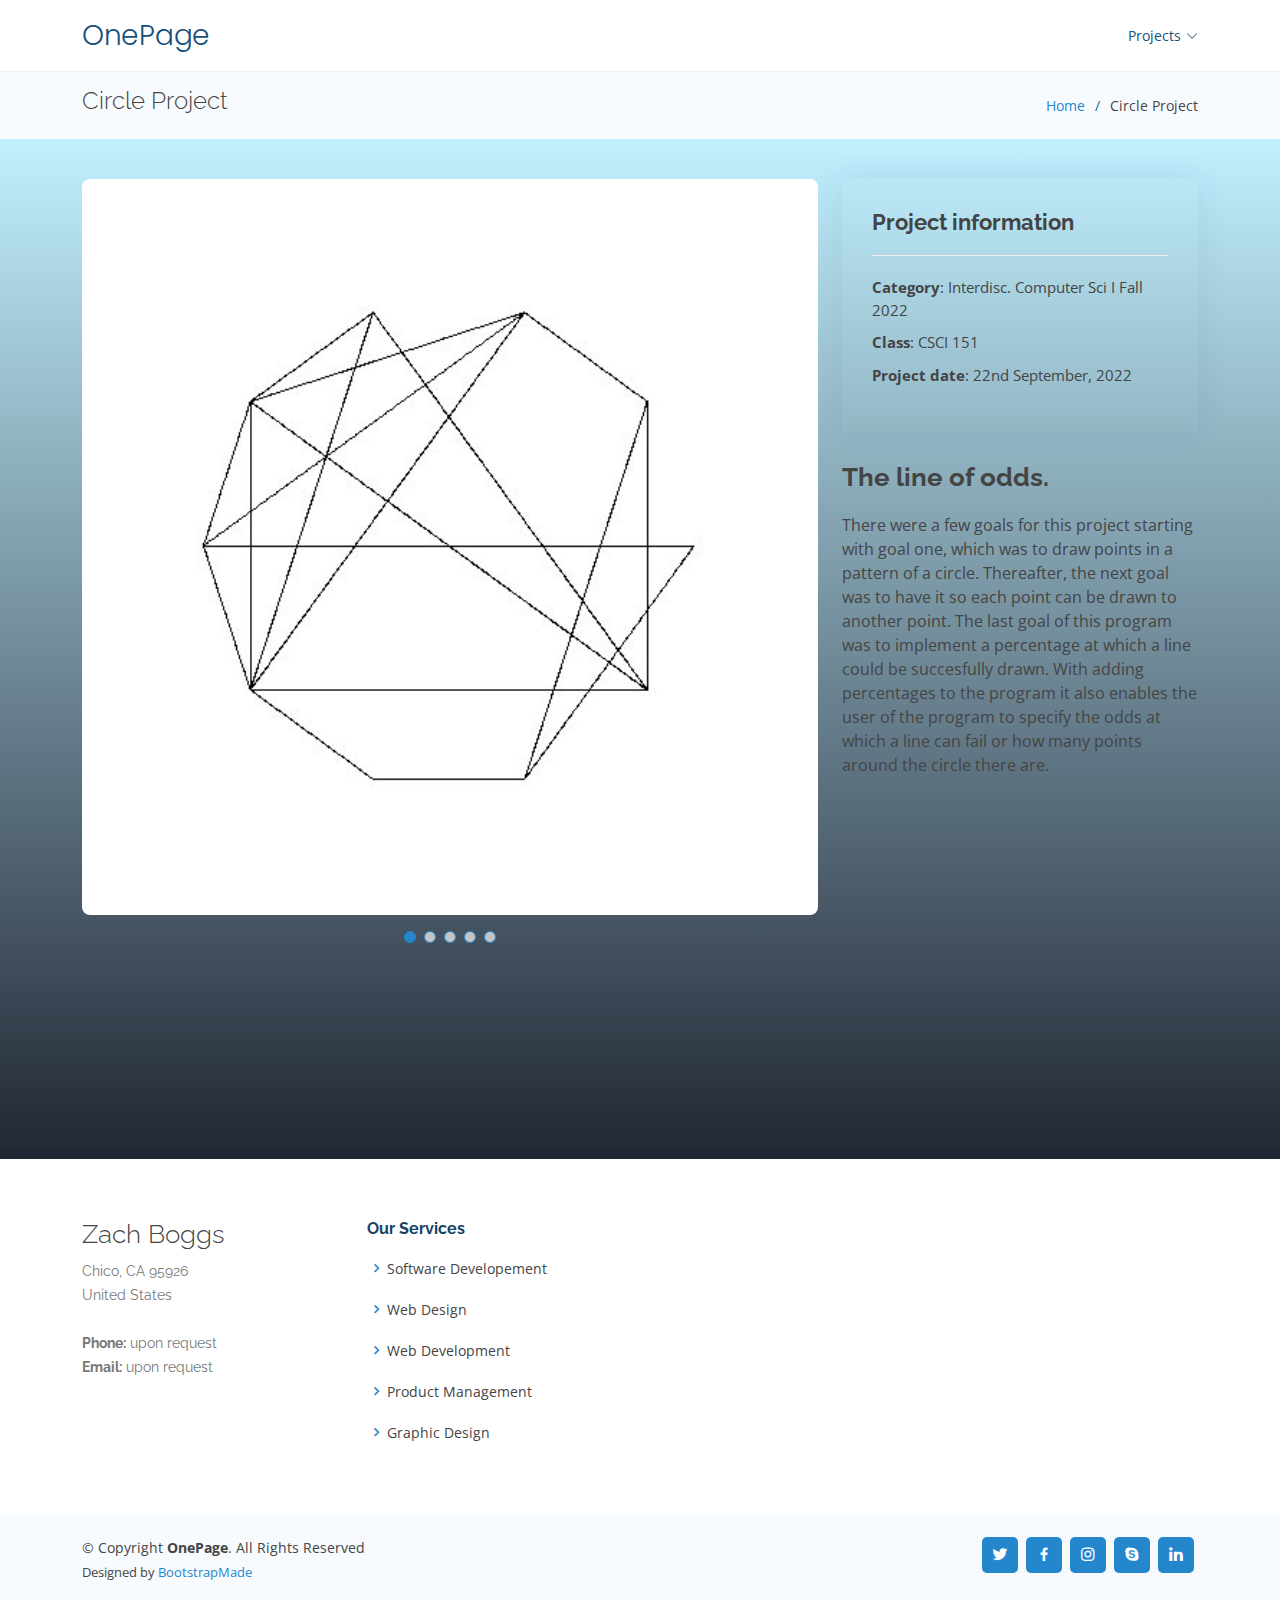
<file: project_four_circle_graph.html>
<!DOCTYPE html>
<html lang="en">

<head>
  <meta charset="utf-8">
  <meta content="width=device-width, initial-scale=1.0" name="viewport">

  <title>Zach Boggs Portfolio - Circle Project</title>
  <meta content="" name="description">
  <meta content="" name="keywords">

  <!-- Favicons -->
  <link href="assets/img/favicon.png" rel="icon">
  <link href="assets/img/apple-touch-icon.png" rel="apple-touch-icon">

  <!-- Google Fonts -->
  <link href="https://fonts.googleapis.com/css?family=Open+Sans:300,300i,400,400i,600,600i,700,700i|Raleway:300,300i,400,400i,500,500i,600,600i,700,700i|Poppins:300,300i,400,400i,500,500i,600,600i,700,700i" rel="stylesheet">

  <!-- Vendor CSS Files -->
  <link href="assets/vendor/aos/aos.css" rel="stylesheet">
  <link href="assets/vendor/bootstrap/css/bootstrap.min.css" rel="stylesheet">
  <link href="assets/vendor/bootstrap-icons/bootstrap-icons.css" rel="stylesheet">
  <link href="assets/vendor/boxicons/css/boxicons.min.css" rel="stylesheet">
  <link href="assets/vendor/glightbox/css/glightbox.min.css" rel="stylesheet">
  <link href="assets/vendor/remixicon/remixicon.css" rel="stylesheet">
  <link href="assets/vendor/swiper/swiper-bundle.min.css" rel="stylesheet">

  <!-- Template Main CSS File -->
  <link href="assets/css/style.css" rel="stylesheet">

  <!-- =======================================================
  * Template Name: OnePage - v4.9.2
  * Template URL: https://bootstrapmade.com/onepage-multipurpose-bootstrap-template/
  * Author: BootstrapMade.com
  * License: https://bootstrapmade.com/license/
  ======================================================== -->
</head>

<body style="background: rgb(186, 221, 255);">

  <!-- ======= Header ======= -->
  <header id="header" class="fixed-top">
    <div class="container d-flex align-items-center justify-content-between">

      <h1 class="logo"><a href="index.html">OnePage</a></h1>
      <!-- Uncomment below if you prefer to use an image logo -->
      <!-- <a href="index.html" class="logo"><img src="assets/img/logo.png" alt="" class="img-fluid"></a>-->

      <nav id="navbar" class="navbar">
        <ul>
          <li class="dropdown"><a href="#"><span>Projects</span> <i class="bi bi-chevron-down"></i></a>
            <ul>
              <li><a href="maze_generator.html">Maze Generator</a></li>
              <li><a href="waiting_screen.html">Waiting Screen</a></li>
              <li><a href="project_one_graph.html">Graphing Stocks via Python</a></li>
              <li><a href="project_two_camp_website.html">Summer Camp Website</a></li>
              <li><a href="project_three_blackjack.html">Coding Blackjack</a></li>
              <li><a href="project_four_circle_graph.html">Circle of Odds</a></li>
              <li><a href="project_five_triangle.html">Serspinki Triangle</a></li>
              <li><a href="project_six_barcode.html">Generating barcodes</a></li>
            </ul>
          </li>
        </ul>
        <i class="bi bi-list mobile-nav-toggle"></i>
      </nav><!-- .navbar -->

    </div>
  </header><!-- End Header -->

  <main id="main">

    <!-- ======= Breadcrumbs ======= -->
    <section id="breadcrumbs" class="breadcrumbs">
      <div class="container">

        <div class="d-flex justify-content-between align-items-center">
          <h2>Circle Project</h2>
          <ol>
            <li><a href="index.html">Home</a></li>
            <li>Circle Project</li>
          </ol>
        </div>

      </div>
    </section><!-- End Breadcrumbs -->

    <!-- ======= Portfolio Details Section ======= -->
    <section id="portfolio-details" class="portfolio-details" style="background: linear-gradient(rgb(193, 240, 255), rgb(33, 38, 51));">
      <div class="container">

        <div class="row gy-4">

          <div class="col-lg-8">
            <div class="portfolio-details-slider swiper">
              <div class="swiper-wrapper align-items-center">

                <div class="swiper-slide">
                  <img src="assets/img/projects/_circle_project/circle1.jpg" alt="" style="border-radius: .5em;">
                </div>
                
                <div class="swiper-slide">
                  <img src="assets/img/projects/_circle_project/circle2.jpg" alt="" style="border-radius: .5em;">
                </div>

                <div class="swiper-slide">
                  <img src="assets/img/projects/_circle_project/circle_code_photo.png" alt="" style="border-radius: .5em;">
                </div>

                <div class="swiper-slide">
                  <img src="assets/img/projects/_circle_project/circle3.jpg" alt="" style="border-radius: .5em;">
                </div>

                <div class="swiper-slide">
                  <img src="assets/img/projects/_circle_project/circle4.jpg" alt="" style="border-radius: .5em;">
                </div>

              </div>
              <div class="swiper-pagination"></div>
            </div>
          </div>

          <div class="col-lg-4">
            <div class="portfolio-info">
              <h3>Project information</h3>
              <ul>
                <li><strong>Category</strong>: Interdisc. Computer Sci I Fall 2022</li>
                <li><strong>Class</strong>: CSCI 151 </li>
                <li><strong>Project date</strong>: 22nd September, 2022</li>
              </ul>
            </div>
            <div class="portfolio-description">
              <h2>The line of odds.</h2>
              <p>
                  There were a few goals for this project starting with goal one, which was to draw points in a pattern of a circle. Thereafter, the next goal was to have it so each point can be drawn to another point. The last goal of this program was to implement a percentage at which a line could be succesfully drawn. With adding percentages to the program it also enables the user of the program to specify the odds at which a line can fail or how many points around the circle there are.
              </p>
            </div>
          </div>

        </div>

      </div>
    </section><!-- End Portfolio Details Section -->

  </main><!-- End #main -->

  <!-- ======= Footer ======= -->
  <footer id="footer">

    <div class="footer-top">
      <div class="container">
        <div class="row">

          <div class="col-lg-3 col-md-6 footer-contact">
            <h3>Zach Boggs</h3>
            <p>
              Chico, CA 95926<br>
              United States <br><br>
              <strong>Phone:</strong> upon request<br>
              <strong>Email:</strong> upon request<br>
            </p>
          </div>

          <div class="col-lg-3 col-md-6 footer-links">
            <h4>Our Services</h4>
            <ul>
              <li><i class="bx bx-chevron-right"></i>Software Developement</li>
              <li><i class="bx bx-chevron-right"></i>Web Design</li>
              <li><i class="bx bx-chevron-right"></i>Web Development</li>
              <li><i class="bx bx-chevron-right"></i>Product Management</li>
              <li><i class="bx bx-chevron-right"></i>Graphic Design</li>
            </ul>
          </div>

        </div>
      </div>
    </div>

    <div class="container d-md-flex py-4">

      <div class="me-md-auto text-center text-md-start">
        <div class="copyright">
          &copy; Copyright <strong><span>OnePage</span></strong>. All Rights Reserved
        </div>
        <div class="credits">
          <!-- All the links in the footer should remain intact. -->
          <!-- You can delete the links only if you purchased the pro version. -->
          <!-- Licensing information: https://bootstrapmade.com/license/ -->
          <!-- Purchase the pro version with working PHP/AJAX contact form: https://bootstrapmade.com/onepage-multipurpose-bootstrap-template/ -->
          Designed by <a href="https://bootstrapmade.com/">BootstrapMade</a>
        </div>
      </div>
      <div class="social-links text-center text-md-right pt-3 pt-md-0">
        <a href="#" class="twitter"><i class="bx bxl-twitter"></i></a>
        <a href="#" class="facebook"><i class="bx bxl-facebook"></i></a>
        <a href="#" class="instagram"><i class="bx bxl-instagram"></i></a>
        <a href="#" class="google-plus"><i class="bx bxl-skype"></i></a>
        <a href="#" class="linkedin"><i class="bx bxl-linkedin"></i></a>
      </div>
    </div>
  </footer><!-- End Footer -->


  <div id="preloader"></div>
  <a href="#" class="back-to-top d-flex align-items-center justify-content-center"><i class="bi bi-arrow-up-short"></i></a>

  <!-- Vendor JS Files -->
  <script src="assets/vendor/purecounter/purecounter_vanilla.js"></script>
  <script src="assets/vendor/aos/aos.js"></script>
  <script src="assets/vendor/bootstrap/js/bootstrap.bundle.min.js"></script>
  <script src="assets/vendor/glightbox/js/glightbox.min.js"></script>
  <script src="assets/vendor/isotope-layout/isotope.pkgd.min.js"></script>
  <script src="assets/vendor/swiper/swiper-bundle.min.js"></script>
  <script src="assets/vendor/php-email-form/validate.js"></script>

  <!-- Template Main JS File -->
  <script src="assets/js/main.js"></script>

</body>

</html>
</file>
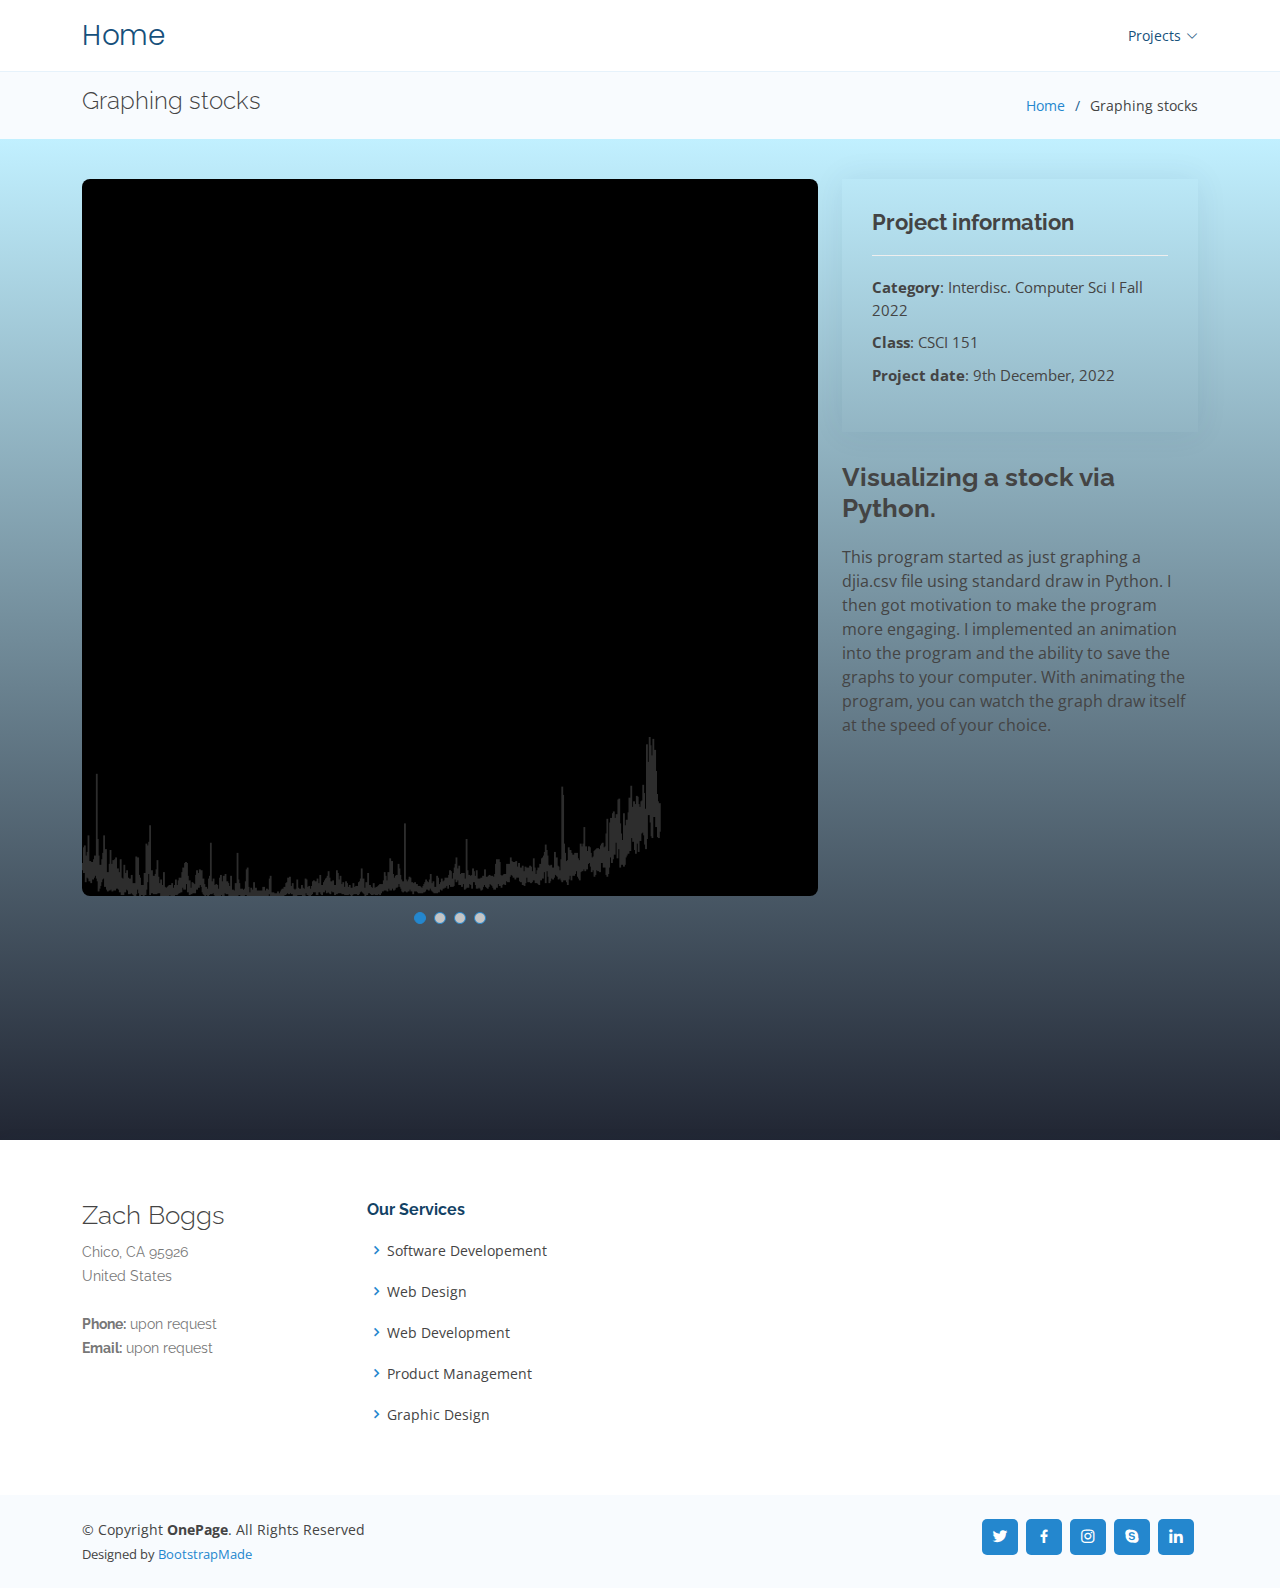
<file: project_one_graph.html>
<!DOCTYPE html>
<html lang="en">

<head>
  <meta charset="utf-8">
  <meta content="width=device-width, initial-scale=1.0" name="viewport">

  <title>Zach Boggs Portfolio - Graph Project</title>
  <meta content="" name="description">
  <meta content="" name="keywords">

  <!-- Favicons -->
  <link href="assets/img/favicon.png" rel="icon">
  <link href="assets/img/apple-touch-icon.png" rel="apple-touch-icon">

  <!-- Google Fonts -->
  <link href="https://fonts.googleapis.com/css?family=Open+Sans:300,300i,400,400i,600,600i,700,700i|Raleway:300,300i,400,400i,500,500i,600,600i,700,700i|Poppins:300,300i,400,400i,500,500i,600,600i,700,700i" rel="stylesheet">

  <!-- Vendor CSS Files -->
  <link href="assets/vendor/aos/aos.css" rel="stylesheet">
  <link href="assets/vendor/bootstrap/css/bootstrap.min.css" rel="stylesheet">
  <link href="assets/vendor/bootstrap-icons/bootstrap-icons.css" rel="stylesheet">
  <link href="assets/vendor/boxicons/css/boxicons.min.css" rel="stylesheet">
  <link href="assets/vendor/glightbox/css/glightbox.min.css" rel="stylesheet">
  <link href="assets/vendor/remixicon/remixicon.css" rel="stylesheet">
  <link href="assets/vendor/swiper/swiper-bundle.min.css" rel="stylesheet">

  <!-- Template Main CSS File -->
  <link href="assets/css/style.css" rel="stylesheet">

  <!-- =======================================================
  * Template Name: OnePage - v4.9.2
  * Template URL: https://bootstrapmade.com/onepage-multipurpose-bootstrap-template/
  * Author: BootstrapMade.com
  * License: https://bootstrapmade.com/license/
  ======================================================== -->
</head>

<body style="background: rgb(186, 221, 255);">

  <!-- ======= Header ======= -->
  <header id="header" class="fixed-top">
    <div class="container d-flex align-items-center justify-content-between">

      <h1 class="logo"><a href="index.html">Home</a></h1>
      <!-- Uncomment below if you prefer to use an image logo -->
      <!-- <a href="index.html" class="logo"><img src="assets/img/logo.png" alt="" class="img-fluid"></a>-->

      <nav id="navbar" class="navbar">
        <ul>
          <li class="dropdown"><a href="#"><span>Projects</span> <i class="bi bi-chevron-down"></i></a>
            <ul>
              <li><a href="maze_generator.html">Maze Generator</a></li>
              <li><a href="waiting_screen.html">Waiting Screen</a></li>
              <li><a href="project_one_graph.html">Graphing Stocks via Python</a></li>
              <li><a href="project_two_camp_website.html">Summer Camp Website</a></li>
              <li><a href="project_three_blackjack.html">Coding Blackjack</a></li>
              <li><a href="project_four_circle_graph.html">Circle of Odds</a></li>
              <li><a href="project_five_triangle.html">Serspinki Triangle</a></li>
              <li><a href="project_six_barcode.html">Generating barcodes</a></li>
            </ul>
          </li>
        </ul>
        <i class="bi bi-list mobile-nav-toggle"></i>
      </nav><!-- .navbar -->

    </div>
  </header><!-- End Header -->

  <main id="main">

    <!-- ======= Breadcrumbs ======= -->
    <section id="breadcrumbs" class="breadcrumbs">
      <div class="container">

        <div class="d-flex justify-content-between align-items-center">
          <h2>Graphing stocks</h2>
          <ol>
            <li><a href="index.html">Home</a></li>
            <li>Graphing stocks</li>
          </ol>
        </div>

      </div>
    </section><!-- End Breadcrumbs -->

    <!-- ======= Portfolio Details Section ======= -->
    <section id="portfolio-details" class="portfolio-details" style="background: linear-gradient(rgb(193, 240, 255), rgb(33, 38, 51));">
      <div class="container">

        <div class="row gy-4">

          <div class="col-lg-8">
            <div class="portfolio-details-slider swiper">
              <div class="swiper-wrapper align-items-center">

                <div class="swiper-slide">
                  <img src="assets/img/projects/_graph_project/graph3.png" alt="" style="border-radius: .5em;">
                </div>
                
                <div class="swiper-slide">
                  <img src="assets/img/projects/_graph_project/graph2.png" alt="" style="border-radius: .5em;">
                </div>

                <div class="swiper-slide">
                  <img src="assets/img/projects/_graph_project/graph1.png" alt="" style="border-radius: .5em;">
                </div>

                <div class="swiper-slide">
                  <img src="assets/img/projects/_graph_project/graph4.png" alt="" style="border-radius: .5em;">
                </div>


              </div>
              <div class="swiper-pagination"></div>
            </div>
          </div>

          <div class="col-lg-4">
            <div class="portfolio-info">
              <h3>Project information</h3>
              <ul>
                <li><strong>Category</strong>: Interdisc. Computer Sci I Fall 2022</li>
                <li><strong>Class</strong>: CSCI 151 </li>
                <li><strong>Project date</strong>: 9th December, 2022</li>
              </ul>
            </div>
            <div class="portfolio-description">
              <h2>Visualizing a stock via Python.</h2>
              <p>
                  This program started as just graphing a djia.csv file using standard draw in Python. I then got motivation to make the program more engaging. I implemented an animation into the program and the ability to save the graphs to your computer. With animating the program, you can watch the graph draw itself at the speed of your choice.
              </p>
            </div>
          </div>

        </div>

      </div>
    </section><!-- End Portfolio Details Section -->

  </main><!-- End #main -->

  <!-- ======= Footer ======= -->
  <footer id="footer">

    <div class="footer-top">
      <div class="container">
        <div class="row">

          <div class="col-lg-3 col-md-6 footer-contact">
            <h3>Zach Boggs</h3>
            <p>
              Chico, CA 95926<br>
              United States <br><br>
              <strong>Phone:</strong> upon request<br>
              <strong>Email:</strong> upon request<br>
            </p>
          </div>

          <div class="col-lg-3 col-md-6 footer-links">
            <h4>Our Services</h4>
            <ul>
              <li><i class="bx bx-chevron-right"></i>Software Developement</li>
              <li><i class="bx bx-chevron-right"></i>Web Design</li>
              <li><i class="bx bx-chevron-right"></i>Web Development</li>
              <li><i class="bx bx-chevron-right"></i>Product Management</li>
              <li><i class="bx bx-chevron-right"></i>Graphic Design</li>
            </ul>
          </div>

        </div>
      </div>
    </div>

    <div class="container d-md-flex py-4">

      <div class="me-md-auto text-center text-md-start">
        <div class="copyright">
          &copy; Copyright <strong><span>OnePage</span></strong>. All Rights Reserved
        </div>
        <div class="credits">
          <!-- All the links in the footer should remain intact. -->
          <!-- You can delete the links only if you purchased the pro version. -->
          <!-- Licensing information: https://bootstrapmade.com/license/ -->
          <!-- Purchase the pro version with working PHP/AJAX contact form: https://bootstrapmade.com/onepage-multipurpose-bootstrap-template/ -->
          Designed by <a href="https://bootstrapmade.com/">BootstrapMade</a>
        </div>
      </div>
      <div class="social-links text-center text-md-right pt-3 pt-md-0">
        <a href="#" class="twitter"><i class="bx bxl-twitter"></i></a>
        <a href="#" class="facebook"><i class="bx bxl-facebook"></i></a>
        <a href="#" class="instagram"><i class="bx bxl-instagram"></i></a>
        <a href="#" class="google-plus"><i class="bx bxl-skype"></i></a>
        <a href="#" class="linkedin"><i class="bx bxl-linkedin"></i></a>
      </div>
    </div>
  </footer><!-- End Footer -->


  <div id="preloader"></div>
  <a href="#" class="back-to-top d-flex align-items-center justify-content-center"><i class="bi bi-arrow-up-short"></i></a>

  <!-- Vendor JS Files -->
  <script src="assets/vendor/purecounter/purecounter_vanilla.js"></script>
  <script src="assets/vendor/aos/aos.js"></script>
  <script src="assets/vendor/bootstrap/js/bootstrap.bundle.min.js"></script>
  <script src="assets/vendor/glightbox/js/glightbox.min.js"></script>
  <script src="assets/vendor/isotope-layout/isotope.pkgd.min.js"></script>
  <script src="assets/vendor/swiper/swiper-bundle.min.js"></script>
  <script src="assets/vendor/php-email-form/validate.js"></script>

  <!-- Template Main JS File -->
  <script src="assets/js/main.js"></script>

</body>

</html>
</file>
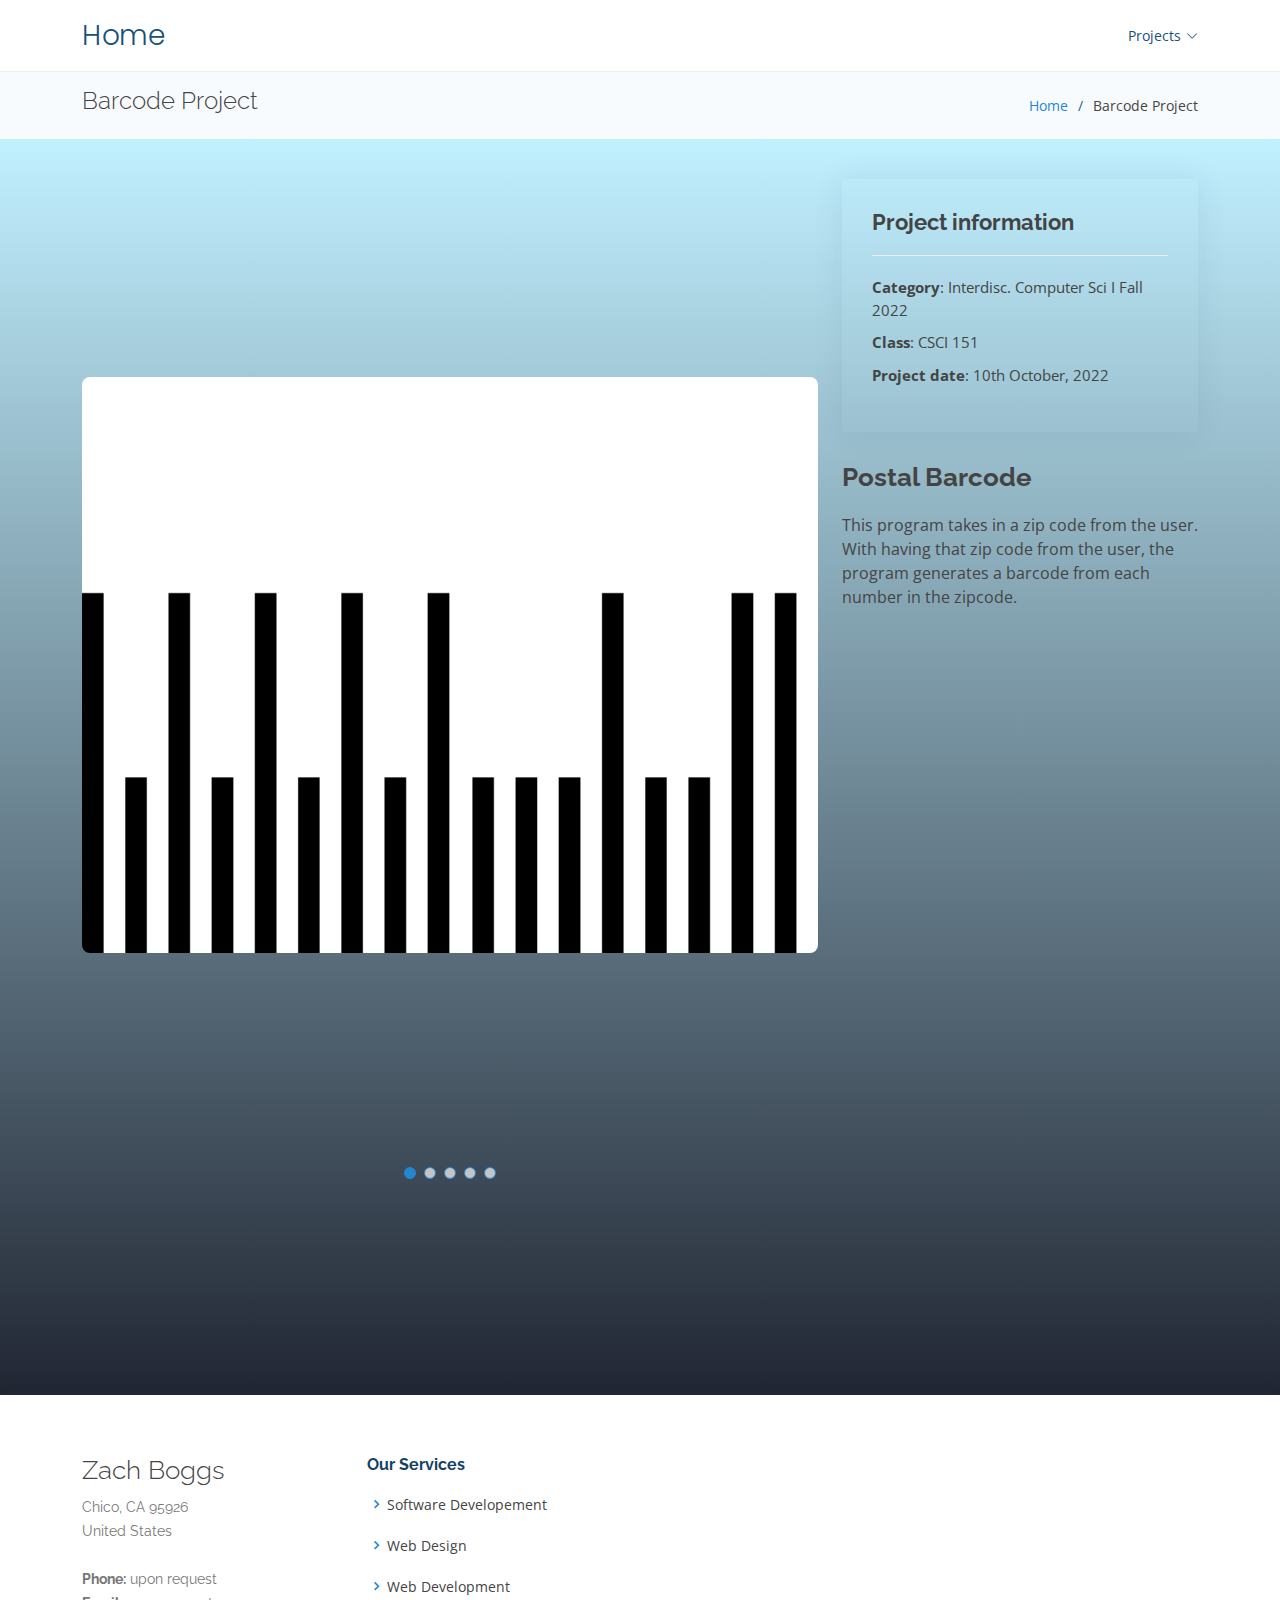
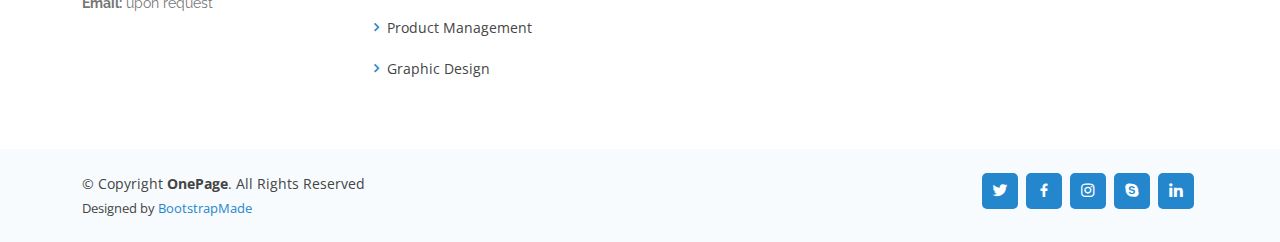
<file: project_six_barcode.html>
<!DOCTYPE html>
<html lang="en">

<head>
  <meta charset="utf-8">
  <meta content="width=device-width, initial-scale=1.0" name="viewport">

  <title>Zach Boggs Portfolio - Barcode Project</title>
  <meta content="" name="description">
  <meta content="" name="keywords">

  <!-- Favicons -->
  <link href="assets/img/favicon.png" rel="icon">
  <link href="assets/img/apple-touch-icon.png" rel="apple-touch-icon">

  <!-- Google Fonts -->
  <link href="https://fonts.googleapis.com/css?family=Open+Sans:300,300i,400,400i,600,600i,700,700i|Raleway:300,300i,400,400i,500,500i,600,600i,700,700i|Poppins:300,300i,400,400i,500,500i,600,600i,700,700i" rel="stylesheet">

  <!-- Vendor CSS Files -->
  <link href="assets/vendor/aos/aos.css" rel="stylesheet">
  <link href="assets/vendor/bootstrap/css/bootstrap.min.css" rel="stylesheet">
  <link href="assets/vendor/bootstrap-icons/bootstrap-icons.css" rel="stylesheet">
  <link href="assets/vendor/boxicons/css/boxicons.min.css" rel="stylesheet">
  <link href="assets/vendor/glightbox/css/glightbox.min.css" rel="stylesheet">
  <link href="assets/vendor/remixicon/remixicon.css" rel="stylesheet">
  <link href="assets/vendor/swiper/swiper-bundle.min.css" rel="stylesheet">

  <!-- Template Main CSS File -->
  <link href="assets/css/style.css" rel="stylesheet">

  <!-- =======================================================
  * Template Name: OnePage - v4.9.2
  * Template URL: https://bootstrapmade.com/onepage-multipurpose-bootstrap-template/
  * Author: BootstrapMade.com
  * License: https://bootstrapmade.com/license/
  ======================================================== -->
</head>

<body style="background: rgb(186, 221, 255);">

  <!-- ======= Header ======= -->
  <header id="header" class="fixed-top">
    <div class="container d-flex align-items-center justify-content-between">

      <h1 class="logo"><a href="index.html">Home</a></h1>
      <!-- Uncomment below if you prefer to use an image logo -->
      <!-- <a href="index.html" class="logo"><img src="assets/img/logo.png" alt="" class="img-fluid"></a>-->

      <nav id="navbar" class="navbar">
        <ul>
          <li class="dropdown"><a href="#"><span>Projects</span> <i class="bi bi-chevron-down"></i></a>
            <ul>
              <li><a href="maze_generator.html">Maze Generator</a></li>
              <li><a href="waiting_screen.html">Waiting Screen</a></li>
              <li><a href="project_one_graph.html">Graphing Stocks via Python</a></li>
              <li><a href="project_two_camp_website.html">Summer Camp Website</a></li>
              <li><a href="project_three_blackjack.html">Coding Blackjack</a></li>
              <li><a href="project_four_circle_graph.html">Circle of Odds</a></li>
              <li><a href="project_five_triangle.html">Serspinki Triangle</a></li>
              <li><a href="project_six_barcode.html">Generating barcodes</a></li>
            </ul>
          </li>
        </ul>
        <i class="bi bi-list mobile-nav-toggle"></i>
      </nav><!-- .navbar -->

    </div>
  </header><!-- End Header -->

  <main id="main">

    <!-- ======= Breadcrumbs ======= -->
    <section id="breadcrumbs" class="breadcrumbs">
      <div class="container">

        <div class="d-flex justify-content-between align-items-center">
          <h2>Barcode Project</h2>
          <ol>
            <li><a href="index.html">Home</a></li>
            <li>Barcode Project</li>
          </ol>
        </div>

      </div>
    </section><!-- End Breadcrumbs -->

    <!-- ======= Portfolio Details Section ======= -->
    <section id="portfolio-details" class="portfolio-details" style="background: linear-gradient(rgb(193, 240, 255), rgb(33, 38, 51));">
      <div class="container">

        <div class="row gy-4">

          <div class="col-lg-8">
            <div class="portfolio-details-slider swiper">
              <div class="swiper-wrapper align-items-center">

                <div class="swiper-slide">
                  <img src="assets/img/projects/_barcode_project/barcode_1.png" alt="" style="border-radius: .5em;">
                </div>
                
                <div class="swiper-slide">
                  <img src="assets/img/projects/_barcode_project/barcode_2.png" alt="" style="border-radius: .5em;">
                </div>

                <div class="swiper-slide">
                  <img src="assets/img/projects/_barcode_project/barcode_3.png" alt="" style="border-radius: .5em;">
                </div>

                <div class="swiper-slide">
                  <img src="assets/img/projects/_barcode_project/barcode_4.png" alt="" style="border-radius: .5em;">
                </div>

                <div class="swiper-slide">
                  <img src="assets/img/projects/_barcode_project/barcode_5.png" alt="" style="border-radius: .5em;">
                </div>

              </div>
              <div class="swiper-pagination"></div>
            </div>
          </div>

          <div class="col-lg-4">
            <div class="portfolio-info">
              <h3>Project information</h3>
              <ul>
                <li><strong>Category</strong>: Interdisc. Computer Sci I Fall 2022</li>
                <li><strong>Class</strong>: CSCI 151 </li>
                <li><strong>Project date</strong>: 10th October, 2022</li>
              </ul>
            </div>
            <div class="portfolio-description">
              <h2>Postal Barcode</h2>
              <p>
                  This program takes in a zip code from the user. With having that zip code from the user, the program generates a barcode from each number in the zipcode.
              </p>
            </div>
          </div>

        </div>

      </div>
    </section><!-- End Portfolio Details Section -->

  </main><!-- End #main -->

  <!-- ======= Footer ======= -->
  <footer id="footer">

    <div class="footer-top">
      <div class="container">
        <div class="row">

          <div class="col-lg-3 col-md-6 footer-contact">
            <h3>Zach Boggs</h3>
            <p>
              Chico, CA 95926<br>
              United States <br><br>
              <strong>Phone:</strong> upon request<br>
              <strong>Email:</strong> upon request<br>
            </p>
          </div>

          <div class="col-lg-3 col-md-6 footer-links">
            <h4>Our Services</h4>
            <ul>
              <li><i class="bx bx-chevron-right"></i>Software Developement</li>
              <li><i class="bx bx-chevron-right"></i>Web Design</li>
              <li><i class="bx bx-chevron-right"></i>Web Development</li>
              <li><i class="bx bx-chevron-right"></i>Product Management</li>
              <li><i class="bx bx-chevron-right"></i>Graphic Design</li>
            </ul>
          </div>

        </div>
      </div>
    </div>

    <div class="container d-md-flex py-4">

      <div class="me-md-auto text-center text-md-start">
        <div class="copyright">
          &copy; Copyright <strong><span>OnePage</span></strong>. All Rights Reserved
        </div>
        <div class="credits">
          <!-- All the links in the footer should remain intact. -->
          <!-- You can delete the links only if you purchased the pro version. -->
          <!-- Licensing information: https://bootstrapmade.com/license/ -->
          <!-- Purchase the pro version with working PHP/AJAX contact form: https://bootstrapmade.com/onepage-multipurpose-bootstrap-template/ -->
          Designed by <a href="https://bootstrapmade.com/">BootstrapMade</a>
        </div>
      </div>
      <div class="social-links text-center text-md-right pt-3 pt-md-0">
        <a href="#" class="twitter"><i class="bx bxl-twitter"></i></a>
        <a href="#" class="facebook"><i class="bx bxl-facebook"></i></a>
        <a href="#" class="instagram"><i class="bx bxl-instagram"></i></a>
        <a href="#" class="google-plus"><i class="bx bxl-skype"></i></a>
        <a href="#" class="linkedin"><i class="bx bxl-linkedin"></i></a>
      </div>
    </div>
  </footer><!-- End Footer -->


  <div id="preloader"></div>
  <a href="#" class="back-to-top d-flex align-items-center justify-content-center"><i class="bi bi-arrow-up-short"></i></a>

  <!-- Vendor JS Files -->
  <script src="assets/vendor/purecounter/purecounter_vanilla.js"></script>
  <script src="assets/vendor/aos/aos.js"></script>
  <script src="assets/vendor/bootstrap/js/bootstrap.bundle.min.js"></script>
  <script src="assets/vendor/glightbox/js/glightbox.min.js"></script>
  <script src="assets/vendor/isotope-layout/isotope.pkgd.min.js"></script>
  <script src="assets/vendor/swiper/swiper-bundle.min.js"></script>
  <script src="assets/vendor/php-email-form/validate.js"></script>

  <!-- Template Main JS File -->
  <script src="assets/js/main.js"></script>

</body>

</html>
</file>
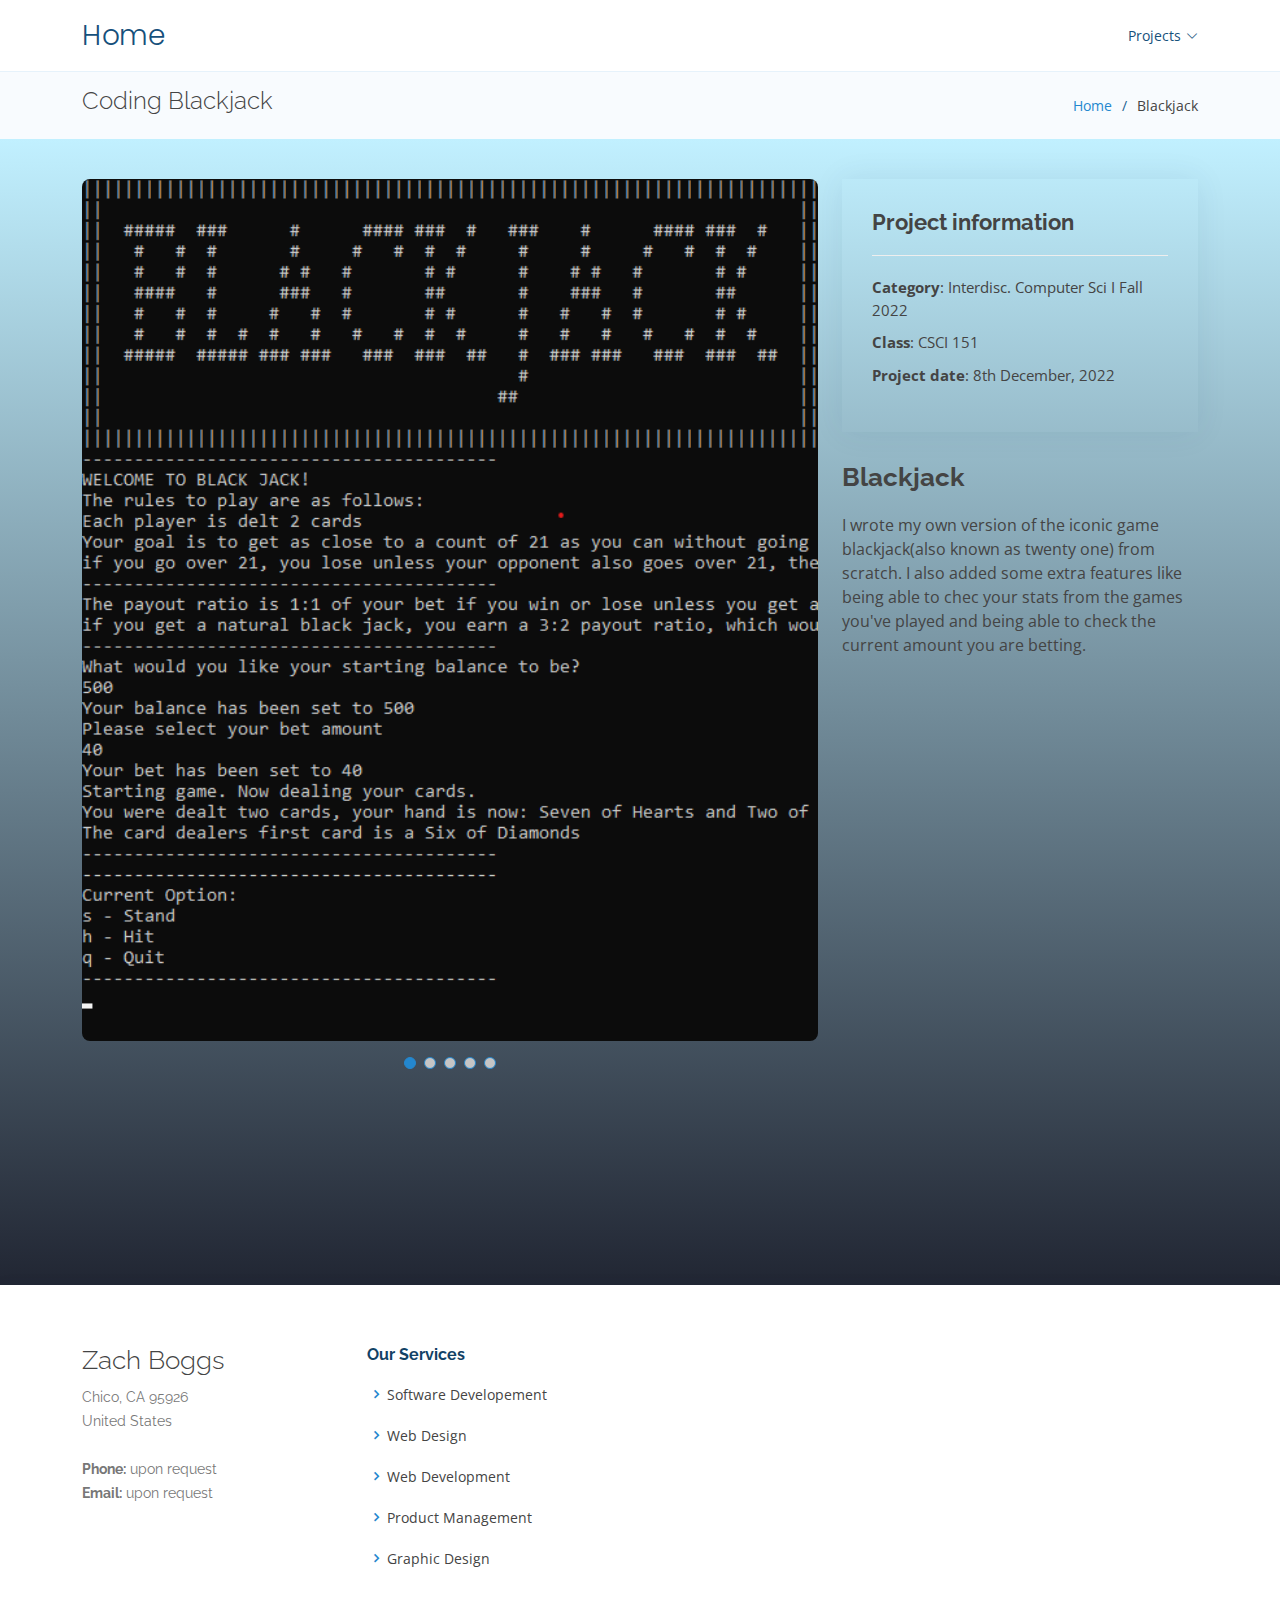
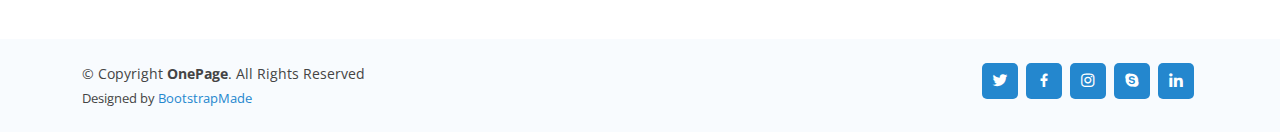
<file: project_three_blackjack.html>
<!DOCTYPE html>
<html lang="en">

<head>
  <meta charset="utf-8">
  <meta content="width=device-width, initial-scale=1.0" name="viewport">

  <title>Zach Boggs Portfolio - Blackjack</title>
  <meta content="" name="description">
  <meta content="" name="keywords">

  <!-- Favicons -->
  <link href="assets/img/favicon.png" rel="icon">
  <link href="assets/img/apple-touch-icon.png" rel="apple-touch-icon">

  <!-- Google Fonts -->
  <link href="https://fonts.googleapis.com/css?family=Open+Sans:300,300i,400,400i,600,600i,700,700i|Raleway:300,300i,400,400i,500,500i,600,600i,700,700i|Poppins:300,300i,400,400i,500,500i,600,600i,700,700i" rel="stylesheet">

  <!-- Vendor CSS Files -->
  <link href="assets/vendor/aos/aos.css" rel="stylesheet">
  <link href="assets/vendor/bootstrap/css/bootstrap.min.css" rel="stylesheet">
  <link href="assets/vendor/bootstrap-icons/bootstrap-icons.css" rel="stylesheet">
  <link href="assets/vendor/boxicons/css/boxicons.min.css" rel="stylesheet">
  <link href="assets/vendor/glightbox/css/glightbox.min.css" rel="stylesheet">
  <link href="assets/vendor/remixicon/remixicon.css" rel="stylesheet">
  <link href="assets/vendor/swiper/swiper-bundle.min.css" rel="stylesheet">

  <!-- Template Main CSS File -->
  <link href="assets/css/style.css" rel="stylesheet">

  <!-- =======================================================
  * Template Name: OnePage - v4.9.2
  * Template URL: https://bootstrapmade.com/onepage-multipurpose-bootstrap-template/
  * Author: BootstrapMade.com
  * License: https://bootstrapmade.com/license/
  ======================================================== -->
</head>

<body style="background: rgb(186, 221, 255);">

  <!-- ======= Header ======= -->
  <header id="header" class="fixed-top">
    <div class="container d-flex align-items-center justify-content-between">

      <h1 class="logo"><a href="index.html">Home</a></h1>
      <!-- Uncomment below if you prefer to use an image logo -->
      <!-- <a href="index.html" class="logo"><img src="assets/img/logo.png" alt="" class="img-fluid"></a>-->

      <nav id="navbar" class="navbar">
        <ul>
          <li class="dropdown"><a href="#"><span>Projects</span> <i class="bi bi-chevron-down"></i></a>
            <ul>
              <li><a href="maze_generator.html">Maze Generator</a></li>
              <li><a href="waiting_screen.html">Waiting Screen</a></li>
              <li><a href="project_one_graph.html">Graphing Stocks via Python</a></li>
              <li><a href="project_two_camp_website.html">Summer Camp Website</a></li>
              <li><a href="project_three_blackjack.html">Coding Blackjack</a></li>
              <li><a href="project_four_circle_graph.html">Circle of Odds</a></li>
              <li><a href="project_five_triangle.html">Serspinki Triangle</a></li>
              <li><a href="project_six_barcode.html">Generating barcodes</a></li>
            </ul>
          </li>
        </ul>
        <i class="bi bi-list mobile-nav-toggle"></i>
      </nav><!-- .navbar -->

    </div>
  </header><!-- End Header -->

  <main id="main">

    <!-- ======= Breadcrumbs ======= -->
    <section id="breadcrumbs" class="breadcrumbs">
      <div class="container">

        <div class="d-flex justify-content-between align-items-center">
          <h2>Coding Blackjack</h2>
          <ol>
            <li><a href="index.html">Home</a></li>
            <li>Blackjack</li>
          </ol>
        </div>

      </div>
    </section><!-- End Breadcrumbs -->

    <!-- ======= Portfolio Details Section ======= -->
    <section id="portfolio-details" class="portfolio-details" style="background: linear-gradient(rgb(193, 240, 255), rgb(33, 38, 51));">
      <div class="container">

        <div class="row gy-4">

          <div class="col-lg-8">
            <div class="portfolio-details-slider swiper">
              <div class="swiper-wrapper align-items-center">

                <div class="swiper-slide">
                  <img src="assets/img/projects/_blackjack_project/blackjack_1.png" alt="" style="border-radius: .5em;">
                </div>
                
                <div class="swiper-slide">
                  <img src="assets/img/projects/_blackjack_project/blackjack_2.png" alt="" style="border-radius: .5em;">
                </div>

                <div class="swiper-slide">
                  <img src="assets/img/projects/_blackjack_project/blackjack_3.png" alt="" style="border-radius: .5em;">
                </div>

                <div class="swiper-slide">
                  <img src="assets/img/projects/_blackjack_project/blackjack_4.png" alt="" style="border-radius: .5em;">
                </div>

                <div class="swiper-slide">
                  <img src="assets/img/projects/_blackjack_project/blackjack_5.png" alt="" style="border-radius: .5em;">
                </div>

              </div>
              <div class="swiper-pagination"></div>
            </div>
          </div>

          <div class="col-lg-4">
            <div class="portfolio-info">
              <h3>Project information</h3>
              <ul>
                <li><strong>Category</strong>: Interdisc. Computer Sci I Fall 2022</li>
                <li><strong>Class</strong>: CSCI 151 </li>
                <li><strong>Project date</strong>: 8th December, 2022</li>
              </ul>
            </div>
            <div class="portfolio-description">
              <h2>Blackjack</h2>
              <p>
                  I wrote my own version of the iconic game blackjack(also known as twenty one) from scratch. I also added some extra features like being able to chec your stats from the games you've played and being able to check the current amount you are betting.
              </p>
            </div>
          </div>

        </div>

      </div>
    </section><!-- End Portfolio Details Section -->

  </main><!-- End #main -->

  <!-- ======= Footer ======= -->
  <footer id="footer">

    <div class="footer-top">
      <div class="container">
        <div class="row">

          <div class="col-lg-3 col-md-6 footer-contact">
            <h3>Zach Boggs</h3>
            <p>
              Chico, CA 95926<br>
              United States <br><br>
              <strong>Phone:</strong> upon request<br>
              <strong>Email:</strong> upon request<br>
            </p>
          </div>

          <div class="col-lg-3 col-md-6 footer-links">
            <h4>Our Services</h4>
            <ul>
              <li><i class="bx bx-chevron-right"></i>Software Developement</li>
              <li><i class="bx bx-chevron-right"></i>Web Design</li>
              <li><i class="bx bx-chevron-right"></i>Web Development</li>
              <li><i class="bx bx-chevron-right"></i>Product Management</li>
              <li><i class="bx bx-chevron-right"></i>Graphic Design</li>
            </ul>
          </div>

        </div>
      </div>
    </div>

    <div class="container d-md-flex py-4">

      <div class="me-md-auto text-center text-md-start">
        <div class="copyright">
          &copy; Copyright <strong><span>OnePage</span></strong>. All Rights Reserved
        </div>
        <div class="credits">
          <!-- All the links in the footer should remain intact. -->
          <!-- You can delete the links only if you purchased the pro version. -->
          <!-- Licensing information: https://bootstrapmade.com/license/ -->
          <!-- Purchase the pro version with working PHP/AJAX contact form: https://bootstrapmade.com/onepage-multipurpose-bootstrap-template/ -->
          Designed by <a href="https://bootstrapmade.com/">BootstrapMade</a>
        </div>
      </div>
      <div class="social-links text-center text-md-right pt-3 pt-md-0">
        <a href="#" class="twitter"><i class="bx bxl-twitter"></i></a>
        <a href="#" class="facebook"><i class="bx bxl-facebook"></i></a>
        <a href="#" class="instagram"><i class="bx bxl-instagram"></i></a>
        <a href="#" class="google-plus"><i class="bx bxl-skype"></i></a>
        <a href="#" class="linkedin"><i class="bx bxl-linkedin"></i></a>
      </div>
    </div>
  </footer><!-- End Footer -->


  <div id="preloader"></div>
  <a href="#" class="back-to-top d-flex align-items-center justify-content-center"><i class="bi bi-arrow-up-short"></i></a>

  <!-- Vendor JS Files -->
  <script src="assets/vendor/purecounter/purecounter_vanilla.js"></script>
  <script src="assets/vendor/aos/aos.js"></script>
  <script src="assets/vendor/bootstrap/js/bootstrap.bundle.min.js"></script>
  <script src="assets/vendor/glightbox/js/glightbox.min.js"></script>
  <script src="assets/vendor/isotope-layout/isotope.pkgd.min.js"></script>
  <script src="assets/vendor/swiper/swiper-bundle.min.js"></script>
  <script src="assets/vendor/php-email-form/validate.js"></script>

  <!-- Template Main JS File -->
  <script src="assets/js/main.js"></script>

</body>

</html>
</file>
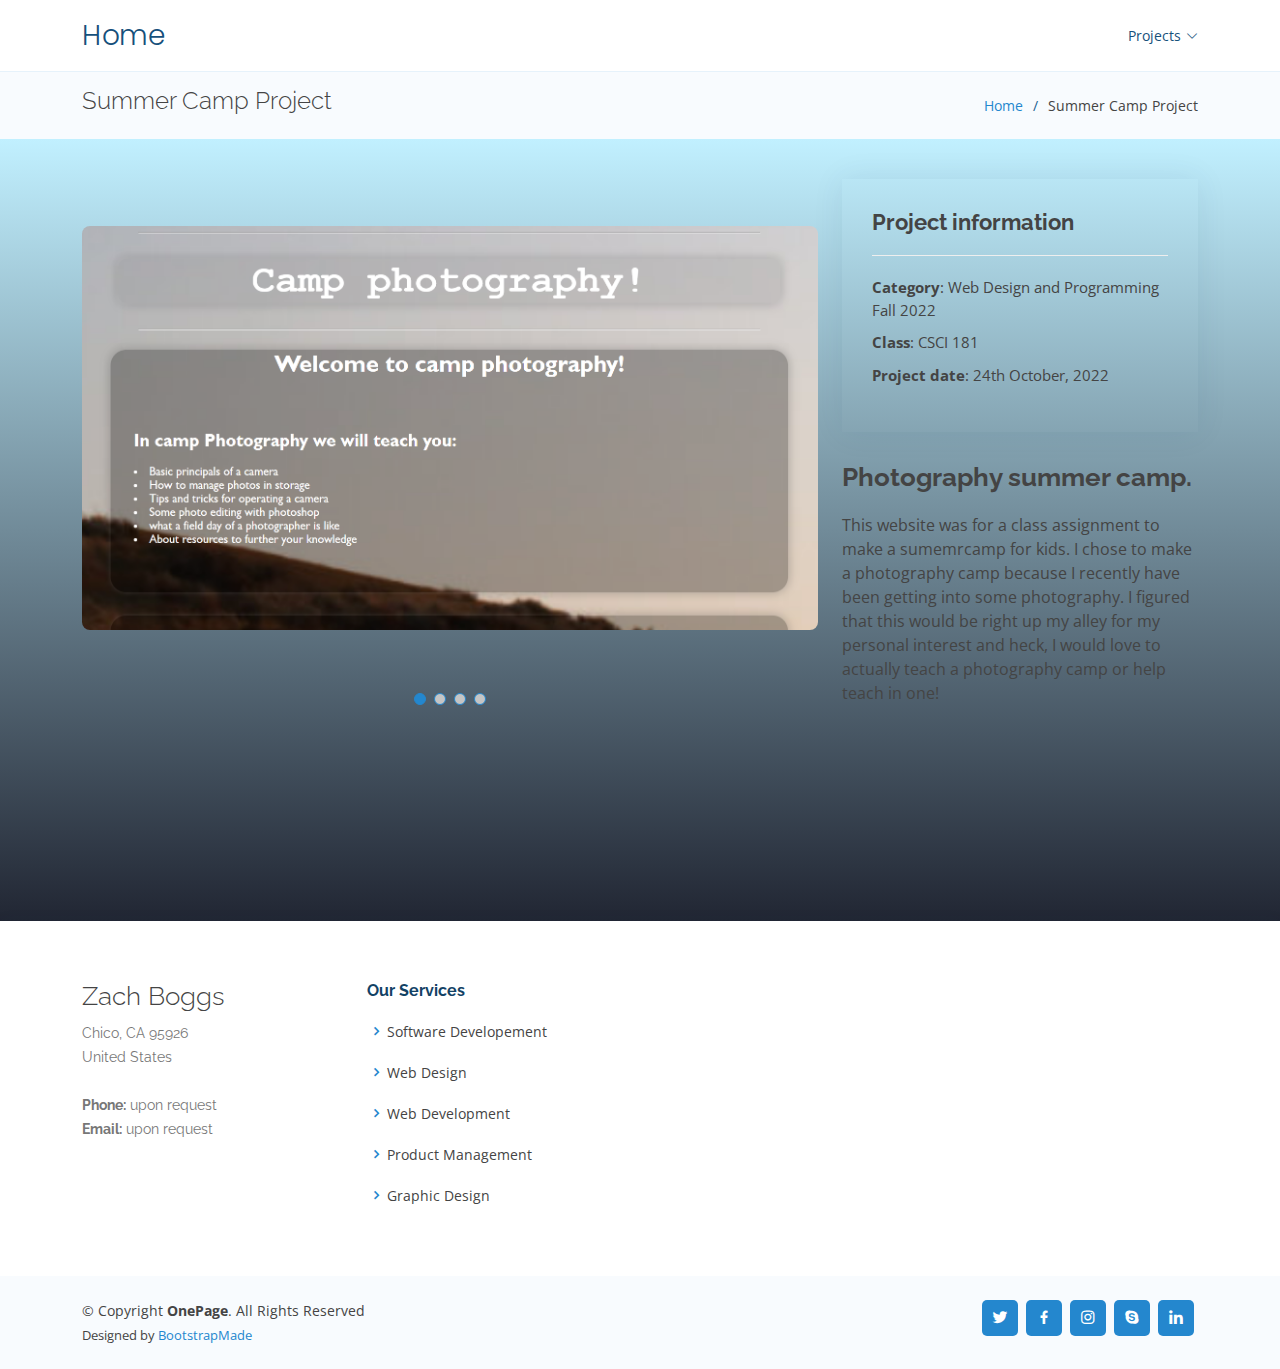
<file: project_two_camp_website.html>
<!DOCTYPE html>
<html lang="en">

<head>
  <meta charset="utf-8">
  <meta content="width=device-width, initial-scale=1.0" name="viewport">

  <title>Zach Boggs Portfolio - Summer Camp Project</title>
  <meta content="" name="description">
  <meta content="" name="keywords">

  <!-- Favicons -->
  <link href="assets/img/favicon.png" rel="icon">
  <link href="assets/img/apple-touch-icon.png" rel="apple-touch-icon">

  <!-- Google Fonts -->
  <link href="https://fonts.googleapis.com/css?family=Open+Sans:300,300i,400,400i,600,600i,700,700i|Raleway:300,300i,400,400i,500,500i,600,600i,700,700i|Poppins:300,300i,400,400i,500,500i,600,600i,700,700i" rel="stylesheet">

  <!-- Vendor CSS Files -->
  <link href="assets/vendor/aos/aos.css" rel="stylesheet">
  <link href="assets/vendor/bootstrap/css/bootstrap.min.css" rel="stylesheet">
  <link href="assets/vendor/bootstrap-icons/bootstrap-icons.css" rel="stylesheet">
  <link href="assets/vendor/boxicons/css/boxicons.min.css" rel="stylesheet">
  <link href="assets/vendor/glightbox/css/glightbox.min.css" rel="stylesheet">
  <link href="assets/vendor/remixicon/remixicon.css" rel="stylesheet">
  <link href="assets/vendor/swiper/swiper-bundle.min.css" rel="stylesheet">

  <!-- Template Main CSS File -->
  <link href="assets/css/style.css" rel="stylesheet">

  <!-- =======================================================
  * Template Name: OnePage - v4.9.2
  * Template URL: https://bootstrapmade.com/onepage-multipurpose-bootstrap-template/
  * Author: BootstrapMade.com
  * License: https://bootstrapmade.com/license/
  ======================================================== -->
</head>

<body style="background: rgb(186, 221, 255);">

  <!-- ======= Header ======= -->
  <header id="header" class="fixed-top">
    <div class="container d-flex align-items-center justify-content-between">

      <h1 class="logo"><a href="index.html">Home</a></h1>
      <!-- Uncomment below if you prefer to use an image logo -->
      <!-- <a href="index.html" class="logo"><img src="assets/img/logo.png" alt="" class="img-fluid"></a>-->

      <nav id="navbar" class="navbar">
        <ul>
          <li class="dropdown"><a href="#"><span>Projects</span> <i class="bi bi-chevron-down"></i></a>
            <ul>
              <li><a href="maze_generator.html">Maze Generator</a></li>
              <li><a href="waiting_screen.html">Waiting Screen</a></li>
              <li><a href="project_one_graph.html">Graphing Stocks via Python</a></li>
              <li><a href="project_two_camp_website.html">Summer Camp Website</a></li>
              <li><a href="project_three_blackjack.html">Coding Blackjack</a></li>
              <li><a href="project_four_circle_graph.html">Circle of Odds</a></li>
              <li><a href="project_five_triangle.html">Serspinki Triangle</a></li>
              <li><a href="project_six_barcode.html">Generating barcodes</a></li>
            </ul>
          </li>
        </ul>
        <i class="bi bi-list mobile-nav-toggle"></i>
      </nav><!-- .navbar -->

    </div>
  </header><!-- End Header -->

  <main id="main">

    <!-- ======= Breadcrumbs ======= -->
    <section id="breadcrumbs" class="breadcrumbs">
      <div class="container">

        <div class="d-flex justify-content-between align-items-center">
          <h2>Summer Camp Project</h2>
          <ol>
            <li><a href="index.html">Home</a></li>
            <li>Summer Camp Project</li>
          </ol>
        </div>

      </div>
    </section><!-- End Breadcrumbs -->

    <!-- ======= Portfolio Details Section ======= -->
    <section id="portfolio-details" class="portfolio-details" style="background: linear-gradient(rgb(193, 240, 255), rgb(33, 38, 51));">
      <div class="container">

        <div class="row gy-4">

          <div class="col-lg-8">
            <div class="portfolio-details-slider swiper">
              <div class="swiper-wrapper align-items-center">

                <div class="swiper-slide">
                  <img src="assets/img/projects/_photography_camp_project/camp_website_1.png" alt="" style="border-radius: .5em;">
                </div>
                
                <div class="swiper-slide">
                  <img src="assets/img/projects/_photography_camp_project/camp_website_2.png" alt="" style="border-radius: .5em;">
                </div>

                <div class="swiper-slide">
                  <img src="assets/img/projects/_photography_camp_project/camp_website_3.png" alt="" style="border-radius: .5em;">
                </div>

                <div class="swiper-slide">
                  <img src="assets/img/projects/_photography_camp_project/camp_website_4.png" alt="" style="border-radius: .5em;">
                </div>


              </div>
              <div class="swiper-pagination"></div>
            </div>
          </div>

          <div class="col-lg-4">
            <div class="portfolio-info">
              <h3>Project information</h3>
              <ul>
                <li><strong>Category</strong>: Web Design and Programming Fall 2022</li>
                <li><strong>Class</strong>: CSCI 181 </li>
                <li><strong>Project date</strong>: 24th October, 2022</li>
              </ul>
            </div>
            <div class="portfolio-description">
              <h2>Photography summer camp.</h2>
              <p>
                  This website was for a class assignment to make a sumemrcamp for kids. I chose to make a photography camp because I recently have been getting into some photography. I figured that this would be right up my alley for my personal interest and heck, I would love to actually teach a photography camp or help teach in one!
              </p>
            </div>
          </div>

        </div>

      </div>
    </section><!-- End Portfolio Details Section -->

  </main><!-- End #main -->

  <!-- ======= Footer ======= -->
  <footer id="footer">

    <div class="footer-top">
      <div class="container">
        <div class="row">

          <div class="col-lg-3 col-md-6 footer-contact">
            <h3>Zach Boggs</h3>
            <p>
              Chico, CA 95926<br>
              United States <br><br>
              <strong>Phone:</strong> upon request<br>
              <strong>Email:</strong> upon request<br>
            </p>
          </div>

          <div class="col-lg-3 col-md-6 footer-links">
            <h4>Our Services</h4>
            <ul>
              <li><i class="bx bx-chevron-right"></i>Software Developement</li>
              <li><i class="bx bx-chevron-right"></i>Web Design</li>
              <li><i class="bx bx-chevron-right"></i>Web Development</li>
              <li><i class="bx bx-chevron-right"></i>Product Management</li>
              <li><i class="bx bx-chevron-right"></i>Graphic Design</li>
            </ul>
          </div>

        </div>
      </div>
    </div>

    <div class="container d-md-flex py-4">

      <div class="me-md-auto text-center text-md-start">
        <div class="copyright">
          &copy; Copyright <strong><span>OnePage</span></strong>. All Rights Reserved
        </div>
        <div class="credits">
          <!-- All the links in the footer should remain intact. -->
          <!-- You can delete the links only if you purchased the pro version. -->
          <!-- Licensing information: https://bootstrapmade.com/license/ -->
          <!-- Purchase the pro version with working PHP/AJAX contact form: https://bootstrapmade.com/onepage-multipurpose-bootstrap-template/ -->
          Designed by <a href="https://bootstrapmade.com/">BootstrapMade</a>
        </div>
      </div>
      <div class="social-links text-center text-md-right pt-3 pt-md-0">
        <a href="#" class="twitter"><i class="bx bxl-twitter"></i></a>
        <a href="#" class="facebook"><i class="bx bxl-facebook"></i></a>
        <a href="#" class="instagram"><i class="bx bxl-instagram"></i></a>
        <a href="#" class="google-plus"><i class="bx bxl-skype"></i></a>
        <a href="#" class="linkedin"><i class="bx bxl-linkedin"></i></a>
      </div>
    </div>
  </footer><!-- End Footer -->


  <div id="preloader"></div>
  <a href="#" class="back-to-top d-flex align-items-center justify-content-center"><i class="bi bi-arrow-up-short"></i></a>

  <!-- Vendor JS Files -->
  <script src="assets/vendor/purecounter/purecounter_vanilla.js"></script>
  <script src="assets/vendor/aos/aos.js"></script>
  <script src="assets/vendor/bootstrap/js/bootstrap.bundle.min.js"></script>
  <script src="assets/vendor/glightbox/js/glightbox.min.js"></script>
  <script src="assets/vendor/isotope-layout/isotope.pkgd.min.js"></script>
  <script src="assets/vendor/swiper/swiper-bundle.min.js"></script>
  <script src="assets/vendor/php-email-form/validate.js"></script>

  <!-- Template Main JS File -->
  <script src="assets/js/main.js"></script>

</body>

</html>
</file>
<file: assets/css/style.css>
/**
* Template Name: OnePage - v4.9.2
* Template URL: https://bootstrapmade.com/onepage-multipurpose-bootstrap-template/
* Author: BootstrapMade.com
* License: https://bootstrapmade.com/license/
*/

/*--------------------------------------------------------------
# General
--------------------------------------------------------------*/
body {
  font-family: "Open Sans", sans-serif;
  color: #444444;
}

a {
  color: #2487ce;
  text-decoration: none;
}

a:hover {
  color: #469fdf;
  text-decoration: none;
}

h1,
h2,
h3,
h4,
h5,
h6 {
  font-family: "Raleway", sans-serif;
}

/*--------------------------------------------------------------
# Back to top button
--------------------------------------------------------------*/
.back-to-top {
  position: fixed;
  visibility: hidden;
  opacity: 0;
  right: 15px;
  bottom: 15px;
  z-index: 996;
  background: #2487ce;
  width: 40px;
  height: 40px;
  border-radius: 4px;
  transition: all 0.4s;
}

.back-to-top i {
  font-size: 28px;
  color: #fff;
  line-height: 0;
}

.back-to-top:hover {
  background: #3e9bdd;
  color: #fff;
}

.back-to-top.active {
  visibility: visible;
  opacity: 1;
}

/*--------------------------------------------------------------
# Preloader
--------------------------------------------------------------*/
#preloader {
  position: fixed;
  top: 0;
  left: 0;
  right: 0;
  bottom: 0;
  z-index: 9999;
  overflow: hidden;
  background: #fff;
}

#preloader:before {
  content: "";
  position: fixed;
  top: calc(50% - 30px);
  left: calc(50% - 30px);
  border: 6px solid #2487ce;
  border-top-color: #fff;
  border-bottom-color: #fff;
  border-radius: 50%;
  width: 60px;
  height: 60px;
  -webkit-animation: animate-preloader 1s linear infinite;
  animation: animate-preloader 1s linear infinite;
}

@-webkit-keyframes animate-preloader {
  0% {
    transform: rotate(0deg);
  }

  100% {
    transform: rotate(360deg);
  }
}

@keyframes animate-preloader {
  0% {
    transform: rotate(0deg);
  }

  100% {
    transform: rotate(360deg);
  }
}

/*--------------------------------------------------------------
# Disable aos animation delay on mobile devices
--------------------------------------------------------------*/
@media screen and (max-width: 768px) {
  [data-aos-delay] {
    transition-delay: 0 !important;
  }
}

/*--------------------------------------------------------------
# Header
--------------------------------------------------------------*/
#header {
  transition: all 0.5s;
  background: #fff;
  z-index: 997;
  padding: 15px 0;
  border-bottom: 1px solid #e6f2fb;
}

#header.header-scrolled {
  border-color: #fff;
  box-shadow: 0px 2px 15px rgba(18, 66, 101, 0.08);
}

#header .logo {
  font-size: 28px;
  margin: 0;
  padding: 0;
  line-height: 1;
  font-weight: 300;
  letter-spacing: 0.5px;
  font-family: "Poppins", sans-serif;
}

#header .logo a {
  color: #16507b;
}

#header .logo img {
  max-height: 40px;
}

@media (max-width: 992px) {
  #header .logo {
    font-size: 28px;
  }
}

/*--------------------------------------------------------------
# Navigation Menu
--------------------------------------------------------------*/
/**
* Desktop Navigation 
*/
.navbar {
  padding: 0;
}

.navbar ul {
  margin: 0;
  padding: 0;
  display: flex;
  list-style: none;
  align-items: center;
}

.navbar li {
  position: relative;
}

.navbar a,
.navbar a:focus {
  display: flex;
  align-items: center;
  justify-content: space-between;
  padding: 10px 0 10px 30px;
  font-size: 14px;
  color: #16507b;
  white-space: nowrap;
  transition: 0.3s;
}

.navbar a i,
.navbar a:focus i {
  font-size: 12px;
  line-height: 0;
  margin-left: 5px;
}

.navbar a:hover,
.navbar .active,
.navbar .active:focus,
.navbar li:hover>a {
  color: #2487ce;
}

.navbar .getstarted,
.navbar .getstarted:focus {
  background: #2487ce;
  padding: 8px 20px;
  margin-left: 30px;
  border-radius: 4px;
  color: #fff;
}

.navbar .getstarted:hover,
.navbar .getstarted:focus:hover {
  color: #fff;
  background: #3194db;
}


.navbar .dropdown ul {
  display: block;
  position: absolute;
  left: 14px;
  top: calc(100% + 30px);
  margin: 0;
  padding: 10px 0;
  z-index: 99;
  opacity: 0;
  visibility: hidden;
  background: #fff;
  box-shadow: 0px 0px 30px rgba(127, 137, 161, 0.25);
  transition: 0.3s;
  border-radius: 4px;
}

.navbar .dropdown ul li {
  min-width: 200px;
}

.navbar .dropdown ul a {
  padding: 10px 20px;
  text-transform: none;
}

.navbar .dropdown ul a i {
  font-size: 12px;
}

.navbar .dropdown ul a:hover,
.navbar .dropdown ul .active:hover,
.navbar .dropdown ul li:hover>a {
  color: #2487ce;
}

.navbar .dropdown:hover>ul {
  opacity: 1;
  top: 100%;
  visibility: visible;
}

.navbar .dropdown .dropdown ul {
  top: 0;
  left: calc(100% - 30px);
  visibility: hidden;
}

.boxbackground1 {
  background: #11dbcf;
}

.navbar .dropdown .dropdown:hover>ul {
  opacity: 1;
  top: 0;
  left: 100%;
  visibility: visible;
}

@media (max-width: 1366px) {
  .navbar .dropdown .dropdown ul {
    left: -90%;
  }

  .navbar .dropdown .dropdown:hover>ul {
    left: -100%;
  }
}

/**
* Mobile Navigation 
*/
.mobile-nav-toggle {
  color: #124265;
  font-size: 28px;
  cursor: pointer;
  display: none;
  line-height: 0;
  transition: 0.5s;
}

.mobile-nav-toggle.bi-x {
  color: #fff;
}

@media (max-width: 991px) {
  .mobile-nav-toggle {
    display: block;
  }

  .navbar ul {
    display: none;
  }
}

.navbar-mobile {
  position: fixed;
  overflow: hidden;
  top: 0;
  right: 0;
  left: 0;
  bottom: 0;
  background: rgba(10, 38, 58, 0.9);
  transition: 0.3s;
  z-index: 999;
}

.navbar-mobile .mobile-nav-toggle {
  position: absolute;
  top: 15px;
  right: 15px;
}

.navbar-mobile ul {
  display: block;
  position: absolute;
  top: 55px;
  right: 15px;
  bottom: 15px;
  left: 15px;
  padding: 10px 0;
  background-color: #fff;
  overflow-y: auto;
  transition: 0.3s;
}

.navbar-mobile a,
.navbar-mobile a:focus {
  padding: 10px 20px;
  font-size: 15px;
  color: #124265;
}

.navbar-mobile a:hover,
.navbar-mobile .active,
.navbar-mobile li:hover>a {
  color: #2487ce;
}

.navbar-mobile .getstarted,
.navbar-mobile .getstarted:focus {
  margin: 15px;
}

.navbar-mobile .dropdown ul {
  position: static;
  display: none;
  margin: 10px 20px;
  padding: 10px 0;
  z-index: 99;
  opacity: 1;
  visibility: visible;
  background: #fff;
  box-shadow: 0px 0px 30px rgba(127, 137, 161, 0.25);
}

.navbar-mobile .dropdown ul li {
  min-width: 200px;
}

.navbar-mobile .dropdown ul a {
  padding: 10px 20px;
}

.navbar-mobile .dropdown ul a i {
  font-size: 12px;
}

.navbar-mobile .dropdown ul a:hover,
.navbar-mobile .dropdown ul .active:hover,
.navbar-mobile .dropdown ul li:hover>a {
  color: #2487ce;
}

.navbar-mobile .dropdown>.dropdown-active {
  display: block;
}

/*--------------------------------------------------------------
# Hero Section
--------------------------------------------------------------*/
#hero {
  width: 100%;
  position: relative;
  background: url("../img/hero-bg.jpg") top center;
  
  background-size: cover;
  position: relative;
}

#hero:before {
  content: "";
  background: rgba(255, 255, 255, 0.8);
  position: absolute;
  bottom: 0;
  top: 0;
  left: 0;
  right: 0;
}

#hero .container {
  padding-top: 100px;
}

#hero h1 {
  margin: 0;
  font-size: 56px;
  font-weight: 700;
  line-height: 72px;
  color: #124265;
  font-family: "Poppins", sans-serif;
}

#hero h2 {
  color: #5e5e5e;
  margin: 10px 0 0 0;
  font-size: 22px;
}

#hero .btn-get-started {
  font-family: "Poppins", sans-serif;
  font-weight: 500;
  font-size: 14px;
  letter-spacing: 0.5px;
  display: inline-block;
  padding: 14px 50px;
  border-radius: 5px;
  transition: 0.5s;
  margin-top: 30px;
  color: #fff;
  background: #2487ce;
}

#hero .btn-get-started:hover {
  background: #3194db;
}

#hero .icon-boxes {
  margin-top: 70px;
}

#hero .icon-box {
  padding: 50px 30px;
  position: relative;
  overflow: hidden;
  background: url('../img/projects/_circle_project/circle2_blurred.jpg');
  box-shadow: 0 0 29px 0 rgba(18, 66, 101, 0.08);
  transition: all 0.3s ease-in-out;
  border-radius: 8px;
  z-index: 1;

}

#hero .icon-box1 {
  padding: 50px 30px;
  position: relative;
  overflow: hidden;
  background: url('../img/circle_project/circle2.jpg');
  box-shadow: 0 0 29px 0 rgba(18, 66, 101, 0.08);
  transition: all 0.3s ease-in-out;
  border-radius: 8px;
  z-index: 1;
}


#hero .icon-box .title {
  font-weight: 700;
  margin-bottom: 15px;
  font-size: 18px;
}

#hero .icon-box .title a {
  color: #124265;
  transition: 0.3s;
}

#hero .icon-box .description {
  font-size: 15px;
  line-height: 28px;
  margin-bottom: 0;
}

#hero .icon-box .icon {
  margin-bottom: 20px;
  padding-top: 10px;
  display: inline-block;
  transition: all 0.3s ease-in-out;
  font-size: 36px;
  line-height: 1;
  color: #2487ce;
}

#hero .icon-box:hover {
  transform: scale(1.08);
}

#hero .icon-box:hover .title a {
  color: #2487ce;
}

@media (min-width: 1024px) {
  #hero {
    background-attachment: fixed;
  }
}

@media (max-height: 800px) {
  #hero {
    height: auto;
  }
}

@media (max-width: 992px) {
  #hero {
    height: auto;
  }

  #hero h1 {
    font-size: 28px;
    line-height: 36px;
  }

  #hero h2 {
    font-size: 18px;
    line-height: 24px;
  }
}

/*--------------------------------------------------------------
# Sections General
--------------------------------------------------------------*/
section {
  padding: 80px 0;
  padding-bottom: 200px;
  overflow: hidden;
}

.section-bg {
  background-color: #f8fbfe;
}

.section-title {
  text-align: center;
  padding-bottom: 30px;
}

.section-title h2 {
  font-size: 32px;
  font-weight: bold;
  text-transform: uppercase;
  margin-bottom: 20px;
  padding-bottom: 0;
  color: #124265;
}

.section-title p {
  margin-bottom: 0;
  font-size: 14px;
  color: #919191;
}

/*--------------------------------------------------------------
# 
--------------------------------------------------------------*/

.about .content h3 {
  font-weight: 600;
  font-size: 26px;
}

.about .content ul {
  list-style: none;
  padding: 0;
}

.about .content ul li {
  padding-left: 28px;
  position: relative;
}

.about .content ul li+li {
  margin-top: 10px;
}

.about .content ul i {
  position: absolute;
  left: 0;
  top: 2px;
  font-size: 20px;
  color: #2487ce;
  line-height: 1;
}

.about .content p:last-child {
  margin-bottom: 0;
}

.about .content .btn-learn-more {
  font-family: "Raleway", sans-serif;
  font-weight: 600;
  font-size: 14px;
  letter-spacing: 1px;
  display: inline-block;
  padding: 12px 32px;
  border-radius: 5px;
  transition: 0.3s;
  line-height: 1;
  color: #2487ce;
  -webkit-animation-delay: 0.8s;
  animation-delay: 0.8s;
  margin-top: 6px;
  border: 2px solid #2487ce;
}

.about .content .btn-learn-more:hover {
  background: #2487ce;
  color: #fff;
  text-decoration: none;
}

/*--------------------------------------------------------------
# Counts
--------------------------------------------------------------*/
.counts {
  padding: 60px 0;
}

.counts .count-box {
  width: 100%;
  text-align: center;
}

.counts .count-box span {
  font-size: 48px;
  line-height: 48px;
  display: block;
  font-weight: 700;
  color: #124265;
  margin-left: 80px;
  margin: auto;
}

.counts .count-box p {
  padding: 8px 0 0 0;
  font-family: "Raleway", sans-serif;
  font-weight: 600;
  font-size: 14px;
  color: #1e6ca6;
}

/*--------------------------------------------------------------
# About Video
--------------------------------------------------------------*/
.about-video .content {
  font-size: 15px;
}

.about-video .content h3 {
  font-weight: 700;
  font-size: 24px;
  color: #124265;
}

.about-video .content ul {
  list-style: none;
  padding: 0;
}

.about-video .content ul li {
  padding-bottom: 10px;
  padding-left: 28px;
  position: relative;
}

.about-video .content ul i {
  font-size: 24px;
  color: #2487ce;
  position: absolute;
  left: 0;
  top: -2px;
}

.about-video .content p:last-child {
  margin-bottom: 0;
}

.about-video .play-btn {
  width: 94px;
  height: 94px;
  background: radial-gradient(#2487ce 50%, rgba(36, 135, 206, 0.4) 52%);
  border-radius: 50%;
  display: block;
  position: absolute;
  left: calc(50% - 47px);
  top: calc(50% - 47px);
  overflow: hidden;
}

.about-video .play-btn::after {
  content: "";
  position: absolute;
  left: 50%;
  top: 50%;
  transform: translateX(-40%) translateY(-50%);
  width: 0;
  height: 0;
  border-top: 10px solid transparent;
  border-bottom: 10px solid transparent;
  border-left: 15px solid #fff;
  z-index: 100;
  transition: all 400ms cubic-bezier(0.55, 0.055, 0.675, 0.19);
}

.about-video .play-btn::before {
  content: "";
  position: absolute;
  width: 120px;
  height: 120px;
  -webkit-animation-delay: 0s;
  animation-delay: 0s;
  -webkit-animation: pulsate-btn 2s;
  animation: pulsate-btn 2s;
  -webkit-animation-direction: forwards;
  animation-direction: forwards;
  -webkit-animation-iteration-count: infinite;
  animation-iteration-count: infinite;
  -webkit-animation-timing-function: steps;
  animation-timing-function: steps;
  opacity: 1;
  border-radius: 50%;
  border: 5px solid rgba(36, 135, 206, 0.7);
  top: -15%;
  left: -15%;
  background: rgba(198, 16, 0, 0);
}

.about-video .play-btn:hover::after {
  border-left: 15px solid #2487ce;
  transform: scale(20);
}

.about-video .play-btn:hover::before {
  content: "";
  position: absolute;
  left: 50%;
  top: 50%;
  transform: translateX(-40%) translateY(-50%);
  width: 0;
  height: 0;
  border: none;
  border-top: 10px solid transparent;
  border-bottom: 10px solid transparent;
  border-left: 15px solid #fff;
  z-index: 200;
  -webkit-animation: none;
  animation: none;
  border-radius: 0;
}

@-webkit-keyframes pulsate-btn {
  0% {
    transform: scale(0.6, 0.6);
    opacity: 1;
  }

  100% {
    transform: scale(1, 1);
    opacity: 0;
  }
}

@keyframes pulsate-btn {
  0% {
    transform: scale(0.6, 0.6);
    opacity: 1;
  }

  100% {
    transform: scale(1, 1);
    opacity: 0;
  }
}

/*--------------------------------------------------------------
# Clients
--------------------------------------------------------------*/
.clients {
  padding: 15px 0;
  text-align: center;
}

.clients img {
  max-width: 45%;
  transition: all 0.4s ease-in-out;
  display: inline-block;
  padding: 15px 0;
  filter: grayscale(100);
}

.clients img:hover {
  filter: none;
  transform: scale(1.15);
}

@media (max-width: 768px) {
  .clients img {
    max-width: 40%;
  }
}

/*--------------------------------------------------------------
# Testimonials
--------------------------------------------------------------*/
.testimonials .testimonials-carousel,
.testimonials .testimonials-slider {
  overflow: hidden;
}

.testimonials .testimonial-item {
  box-sizing: content-box;
  text-align: center;
  min-height: 320px;
}

.testimonials .testimonial-item .testimonial-img {
  width: 90px;
  border-radius: 50%;
  margin: 0 auto;
}

.testimonials .testimonial-item h3 {
  font-size: 18px;
  font-weight: bold;
  margin: 10px 0 5px 0;
  color: #111;
}

.testimonials .testimonial-item h4 {
  font-size: 14px;
  color: #999;
  margin: 0;
}

.testimonials .testimonial-item .quote-icon-left,
.testimonials .testimonial-item .quote-icon-right {
  color: #c9e3f5;
  font-size: 26px;
}

.testimonials .testimonial-item .quote-icon-left {
  display: inline-block;
  left: -5px;
  position: relative;
}

.testimonials .testimonial-item .quote-icon-right {
  display: inline-block;
  right: -5px;
  position: relative;
  top: 10px;
}

.testimonials .testimonial-item p {
  font-style: italic;
  margin: 0 15px 15px 15px;
  padding: 20px;
  background: #f3f9fd;
  position: relative;
  margin-bottom: 35px;
  border-radius: 6px;
}

.testimonials .testimonial-item p::after {
  content: "";
  width: 0;
  height: 0;
  border-top: 20px solid #f3f9fd;
  border-right: 20px solid transparent;
  border-left: 20px solid transparent;
  position: absolute;
  bottom: -20px;
  left: calc(50% - 20px);
}

.testimonials .swiper-pagination {
  margin-top: 20px;
  position: relative;
}

.testimonials .swiper-pagination .swiper-pagination-bullet {
  width: 12px;
  height: 12px;
  background-color: #fff;
  opacity: 1;
  border: 1px solid #2487ce;
}

.testimonials .swiper-pagination .swiper-pagination-bullet-active {
  background-color: #2487ce;
}

/*--------------------------------------------------------------
# Services
--------------------------------------------------------------*/
.services .icon-box {
  text-align: center;
  padding: 70px 20px 80px 20px;
  transition: all ease-in-out 0.3s;
  background: #fff;
  box-shadow: 0px 5px 90px 0px rgba(110, 123, 131, 0.05);
}

.services .icon-box .icon {
  margin: 0 auto;
  width: 100px;
  height: 100px;
  display: flex;
  align-items: center;
  justify-content: center;
  transition: ease-in-out 0.3s;
  position: relative;
}

.services .icon-box .icon i {
  font-size: 36px;
  transition: 0.5s;
  position: relative;
}

.services .icon-box .icon svg {
  position: absolute;
  top: 0;
  left: 0;
}

.services .icon-box .icon svg path {
  transition: 0.5s;
  fill: #f5f5f5;
}

.services .icon-box h4 {
  font-weight: 600;
  margin: 10px 0 15px 0;
  font-size: 22px;
}

.services .icon-box h4 a {
  color: #124265;
  transition: ease-in-out 0.3s;
}

.services .icon-box p {
  line-height: 24px;
  font-size: 14px;
  margin-bottom: 0;
}

.services .icon-box:hover {
  border-color: #fff;
  box-shadow: 0px 0 35px 0 rgba(0, 0, 0, 0.08);
}

.services .iconbox-blue i {
  color: #47aeff;
}

.services .iconbox-blue:hover .icon i {
  color: #fff;
}

.services .iconbox-blue:hover .icon path {
  fill: #47aeff;
}

.services .iconbox-orange i {
  color: #ffa76e;
}

.services .iconbox-orange:hover .icon i {
  color: #fff;
}

.services .iconbox-orange:hover .icon path {
  fill: #ffa76e;
}

.services .iconbox-pink i {
  color: #e80368;
}

.services .iconbox-pink:hover .icon i {
  color: #fff;
}

.services .iconbox-pink:hover .icon path {
  fill: #e80368;
}

.services .iconbox-yellow i {
  color: #ffbb2c;
}

.services .iconbox-yellow:hover .icon i {
  color: #fff;
}

.services .iconbox-yellow:hover .icon path {
  fill: #ffbb2c;
}

.services .iconbox-red i {
  color: #ff5828;
}

.services .iconbox-red:hover .icon i {
  color: #fff;
}

.services .iconbox-red:hover .icon path {
  fill: #ff5828;
}

.services .iconbox-teal i {
  color: #11dbcf;
}

.services .iconbox-teal:hover .icon i {
  color: #fff;
}

.services .iconbox-teal:hover .icon path {
  fill: #11dbcf;
}

/*--------------------------------------------------------------
# Cta
--------------------------------------------------------------*/
.cta {
  background: #2487ce;
  background-size: cover;
  padding: 60px 0;
}

.cta h3 {
  color: #fff;
  font-size: 28px;
  font-weight: 700;
}

.cta p {
  color: #fff;
}

.cta .cta-btn {
  font-family: "Raleway", sans-serif;
  font-weight: 600;
  font-size: 14px;
  letter-spacing: 1px;
  display: inline-block;
  padding: 10px 35px;
  border-radius: 5px;
  transition: 0.5s;
  margin-top: 10px;
  border: 2px solid #fff;
  color: #fff;
}

.cta .cta-btn:hover {
  background: #fff;
  color: #2487ce;
}

/*--------------------------------------------------------------
# Portfolio
--------------------------------------------------------------*/
.portfolio .portfolio-item {
  margin-bottom: 30px;
}

.portfolio #portfolio-flters {
  padding: 0;
  margin: 0 auto 35px auto;
  list-style: none;
  text-align: center;
  border-radius: 50px;
  padding: 2px 15px;
}

.portfolio #portfolio-flters li {
  cursor: pointer;
  display: inline-block;
  padding: 10px 15px 8px 15px;
  font-size: 14px;
  font-weight: 600;
  line-height: 1;
  text-transform: uppercase;
  color: #444444;
  margin-bottom: 5px;
  transition: all 0.3s ease-in-out;
}

.portfolio #portfolio-flters li:hover,
.portfolio #portfolio-flters li.filter-active {
  color: #2487ce;
}

.portfolio #portfolio-flters li:last-child {
  margin-right: 0;
}

.portfolio .portfolio-wrap {
  transition: 0.3s;
  position: relative;
  overflow: hidden;
  z-index: 1;
}

.portfolio .portfolio-wrap::before {
  content: "";
  background: rgba(36, 135, 206, 0.6);
  position: absolute;
  left: 30px;
  right: 30px;
  top: 30px;
  bottom: 30px;
  transition: all ease-in-out 0.3s;
  z-index: 2;
  opacity: 0;
}

.portfolio .portfolio-wrap .portfolio-info {
  opacity: 0;
  position: absolute;
  top: 0;
  left: 0;
  right: 0;
  bottom: 0;
  text-align: center;
  z-index: 3;
  transition: all ease-in-out 0.3s;
  display: flex;
  flex-direction: column;
  justify-content: center;
  align-items: center;
}

.portfolio .portfolio-wrap .portfolio-info::before {
  display: block;
  content: "";
  width: 48px;
  height: 48px;
  position: absolute;
  top: 35px;
  left: 35px;
  border-top: 3px solid #fff;
  border-left: 3px solid #fff;
  transition: all 0.5s ease 0s;
  z-index: 9994;
}

.portfolio .portfolio-wrap .portfolio-info::after {
  display: block;
  content: "";
  width: 48px;
  height: 48px;
  position: absolute;
  bottom: 35px;
  right: 35px;
  border-bottom: 3px solid #fff;
  border-right: 3px solid #fff;
  transition: all 0.5s ease 0s;
  z-index: 9994;
}

.portfolio .portfolio-wrap .portfolio-info h4 {
  font-size: 20px;
  color: #fff;
  font-weight: 600;
}

.portfolio .portfolio-wrap .portfolio-info p {
  color: #ffffff;
  font-size: 14px;
  text-transform: uppercase;
  padding: 0;
  margin: 0;
}

.portfolio .portfolio-wrap .portfolio-links {
  text-align: center;
  z-index: 4;
}

.portfolio .portfolio-wrap .portfolio-links a {
  color: rgba(255, 255, 255, 0.6);
  margin: 0 2px;
  font-size: 28px;
  display: inline-block;
  transition: 0.3s;
}

.portfolio .portfolio-wrap .portfolio-links a:hover {
  color: #fff;
}

.portfolio .portfolio-wrap:hover::before {
  top: 0;
  left: 0;
  right: 0;
  bottom: 0;
  opacity: 1;
}

.portfolio .portfolio-wrap:hover .portfolio-info {
  opacity: 1;
}

.portfolio .portfolio-wrap:hover .portfolio-info::before {
  top: 15px;
  left: 15px;
}

.portfolio .portfolio-wrap:hover .portfolio-info::after {
  bottom: 15px;
  right: 15px;
}

/*--------------------------------------------------------------
# Portfolio Details
--------------------------------------------------------------*/
.portfolio-details {
  padding-top: 40px;
  background: #e2e2e2
}

.portfolio-details .portfolio-details-slider img {
  width: 100%;
}

.portfolio-details .portfolio-details-slider .swiper-pagination {
  margin-top: 20px;
  position: relative;
}

.portfolio-details .portfolio-details-slider .swiper-pagination .swiper-pagination-bullet {
  width: 12px;
  height: 12px;
  background-color: rgb(197, 197, 197);
  opacity: 1;
  border: 1px solid #2487ce;
}

.portfolio-details .portfolio-details-slider .swiper-pagination .swiper-pagination-bullet-active {
  background-color: #2487ce;
}

.portfolio-details .portfolio-info {
  padding: 30px;
  box-shadow: 0px 0 30px rgba(18, 66, 101, 0.08);
}

.portfolio-details .portfolio-info h3 {
  font-size: 22px;
  font-weight: 700;
  margin-bottom: 20px;
  padding-bottom: 20px;
  border-bottom: 1px solid #eee;
}

.portfolio-details .portfolio-info ul {
  list-style: none;
  padding: 0;
  font-size: 15px;
}

.portfolio-details .portfolio-info ul li+li {
  margin-top: 10px;
}

.portfolio-details .portfolio-description {
  padding-top: 30px;
}

.portfolio-details .portfolio-description h2 {
  font-size: 26px;
  font-weight: 700;
  margin-bottom: 20px;
}

.portfolio-details .portfolio-description p {
  padding: 0;
}

/*--------------------------------------------------------------
# Team
--------------------------------------------------------------*/
.team .member {
  margin-bottom: 20px;
  overflow: hidden;
  text-align: center;
  border-radius: 4px;
  background: #fff;
  box-shadow: 0px 2px 15px rgba(18, 66, 101, 0.08);
}

.team .member .member-img {
  position: relative;
  overflow: hidden;
}

.team .member .social {
  position: absolute;
  left: 0;
  bottom: 0;
  right: 0;
  height: 40px;
  opacity: 0;
  transition: ease-in-out 0.3s;
  text-align: center;
  background: rgba(255, 255, 255, 0.85);
  display: inline-flex;
  align-items: center;
  justify-content: center;
}

.team .member .social a {
  transition: color 0.3s;
  color: #124265;
  margin: 0 10px;
  display: inline-block;
}

.team .member .social a:hover {
  color: #2487ce;
}

.team .member .social i {
  font-size: 18px;
  margin: 0 2px;
  line-height: 0;
}

.team .member .member-info {
  padding: 25px 15px;
}

.team .member .member-info h4 {
  font-weight: 700;
  margin-bottom: 5px;
  font-size: 18px;
  color: #124265;
}

.team .member .member-info span {
  display: block;
  font-size: 13px;
  font-weight: 400;
  color: #aaaaaa;
}

.team .member .member-info p {
  font-style: italic;
  font-size: 14px;
  line-height: 26px;
  color: #777777;
}

.team .member:hover .social {
  opacity: 1;
}

/*--------------------------------------------------------------
# Pricing
--------------------------------------------------------------*/
.pricing .box {
  padding: 40px 20px;
  text-align: center;
  border-radius: 8px;
  position: relative;
  overflow: hidden;
  background: #fefefe;
  box-shadow: 0px 5px 90px 0px rgba(110, 123, 131, 0.1);
}

.pricing .box h3 {
  font-weight: 400;
  padding: 15px;
  font-size: 18px;
  text-transform: uppercase;
  font-weight: 600;
  color: #124265;
}

.pricing .box h4 {
  font-size: 42px;
  color: #2487ce;
  font-weight: 500;
  font-family: "Open Sans", sans-serif;
  margin-bottom: 20px;
}

.pricing .box h4 sup {
  font-size: 20px;
  top: -15px;
  left: -3px;
}

.pricing .box h4 span {
  color: #bababa;
  font-size: 16px;
  font-weight: 300;
}

.pricing .box ul {
  padding: 0;
  list-style: none;
  color: #124265;
  text-align: center;
  line-height: 20px;
  font-size: 14px;
}

.pricing .box ul li {
  padding-bottom: 16px;
}

.pricing .box ul .na {
  color: #ccc;
  text-decoration: line-through;
}

.pricing .box .btn-wrap {
  padding: 15px;
  text-align: center;
}

.pricing .box .btn-buy {
  display: inline-block;
  padding: 10px 40px;
  border-radius: 4px;
  color: #2487ce;
  transition: none;
  font-size: 14px;
  font-weight: 400;
  font-family: "Raleway", sans-serif;
  font-weight: 600;
  transition: 0.3s;
  border: 2px solid #2487ce;
}

.pricing .box .btn-buy:hover {
  background: #2487ce;
  color: #fff;
}

.pricing .featured {
  background: #2487ce;
}

.pricing .featured h3,
.pricing .featured h4,
.pricing .featured h4 span,
.pricing .featured ul,
.pricing .featured ul .na {
  color: #fff;
}

.pricing .featured .btn-wrap {
  padding: 15px;
  text-align: center;
}

.pricing .featured .btn-buy {
  color: #fff;
  border: 2px solid #fff;
}

.pricing .featured .btn-buy:hover {
  background: #fff;
  color: #2487ce;
}

/*--------------------------------------------------------------
# Frequently Asked Questions
--------------------------------------------------------------*/
.faq .faq-list {
  padding: 0 100px;
}

.faq .faq-list ul {
  padding: 0;
  list-style: none;
}

.faq .faq-list li+li {
  margin-top: 15px;
}

.faq .faq-list li {
  padding: 20px;
  background: #fff;
  border-radius: 4px;
  position: relative;
}

.faq .faq-list a {
  display: block;
  position: relative;
  font-family: "Poppins", sans-serif;
  font-size: 16px;
  line-height: 24px;
  font-weight: 500;
  padding: 0 30px;
  outline: none;
  cursor: pointer;
}

.faq .faq-list .icon-help {
  font-size: 24px;
  position: absolute;
  right: 0;
  left: 20px;
  color: #87c1ea;
}

.faq .faq-list .icon-show,
.faq .faq-list .icon-close {
  font-size: 24px;
  position: absolute;
  right: 0;
  top: 0;
}

.faq .faq-list p {
  margin-bottom: 0;
  padding: 10px 0 0 0;
}

.faq .faq-list .icon-show {
  display: none;
}

.faq .faq-list a.collapsed {
  color: #343a40;
}

.faq .faq-list a.collapsed:hover {
  color: #2487ce;
}

.faq .faq-list a.collapsed .icon-show {
  display: inline-block;
}

.faq .faq-list a.collapsed .icon-close {
  display: none;
}

@media (max-width: 1200px) {
  .faq .faq-list {
    padding: 0;
  }
}

/*--------------------------------------------------------------
# Contact
--------------------------------------------------------------*/
.contact .info {
  width: 100%;
  background: #fff;
}

.contact .info i {
  font-size: 20px;
  color: #2487ce;
  float: left;
  width: 44px;
  height: 44px;
  background: #e3f0fa;
  display: flex;
  justify-content: center;
  align-items: center;
  border-radius: 5px;
  transition: all 0.3s ease-in-out;
}

.contact .info h4 {
  padding: 0 0 0 60px;
  font-size: 22px;
  font-weight: 600;
  margin-bottom: 5px;
  color: #124265;
}

.contact .info p {
  padding: 0 0 0 60px;
  margin-bottom: 0;
  font-size: 14px;
  color: #217bbc;
}

.contact .info .email,
.contact .info .phone {
  margin-top: 40px;
}

.contact .info .email:hover i,
.contact .info .address:hover i,
.contact .info .phone:hover i {
  background: #2487ce;
  color: #fff;
}

.contact .php-email-form {
  width: 100%;
  background: #fff;
}

.contact .php-email-form .form-group {
  padding-bottom: 8px;
}

.contact .php-email-form .error-message {
  display: none;
  color: #fff;
  background: #ed3c0d;
  text-align: left;
  padding: 15px;
  font-weight: 600;
}

.contact .php-email-form .error-message br+br {
  margin-top: 25px;
}

.contact .php-email-form .sent-message {
  display: none;
  color: #fff;
  background: #18d26e;
  text-align: center;
  padding: 15px;
  font-weight: 600;
}

.contact .php-email-form .loading {
  display: none;
  background: #fff;
  text-align: center;
  padding: 15px;
}

.contact .php-email-form .loading:before {
  content: "";
  display: inline-block;
  border-radius: 50%;
  width: 24px;
  height: 24px;
  margin: 0 10px -6px 0;
  border: 3px solid #18d26e;
  border-top-color: #eee;
  -webkit-animation: animate-loading 1s linear infinite;
  animation: animate-loading 1s linear infinite;
}

.contact .php-email-form input,
.contact .php-email-form textarea {
  border-radius: 0;
  box-shadow: none;
  font-size: 14px;
  border-radius: 4px;
}

.contact .php-email-form input:focus,
.contact .php-email-form textarea:focus {
  border-color: #2487ce;
}

.contact .php-email-form input {
  height: 44px;
}

.contact .php-email-form textarea {
  padding: 10px 12px;
}

.contact .php-email-form button[type=submit] {
  background: #2487ce;
  border: 0;
  padding: 10px 30px;
  color: #fff;
  transition: 0.4s;
  border-radius: 4px;
}

.contact .php-email-form button[type=submit]:hover {
  background: #3194db;
}

@-webkit-keyframes animate-loading {
  0% {
    transform: rotate(0deg);
  }

  100% {
    transform: rotate(360deg);
  }
}

@keyframes animate-loading {
  0% {
    transform: rotate(0deg);
  }

  100% {
    transform: rotate(360deg);
  }
}

/*--------------------------------------------------------------
# Breadcrumbs
--------------------------------------------------------------*/
.breadcrumbs {
  padding: 15px 0;
  background: #f8fbfe;
  min-height: 40px;
  margin-top: 72px;
}

@media (max-width: 992px) {
  .breadcrumbs {
    margin-top: 58px;
  }
}

.breadcrumbs h2 {
  font-size: 24px;
  font-weight: 300;
}

.breadcrumbs ol {
  display: flex;
  flex-wrap: wrap;
  list-style: none;
  padding: 0;
  margin: 0;
  font-size: 14px;
}

.breadcrumbs ol li+li {
  padding-left: 10px;
}

.breadcrumbs ol li+li::before {
  display: inline-block;
  padding-right: 10px;
  color: #1a5e90;
  content: "/";
}

@media (max-width: 768px) {
  .breadcrumbs .d-flex {
    display: block !important;
  }

  .breadcrumbs ol {
    display: block;
  }

  .breadcrumbs ol li {
    display: inline-block;
  }
}

/*--------------------------------------------------------------
# Footer
--------------------------------------------------------------*/
#footer {
  color: #444444;
  font-size: 14px;
  background: #f8fbfe;
  box-shadow: 0px 2px 15px rgba(18, 66, 101, 0.08);
}

#footer .footer-top {
  padding: 60px 0 30px 0;
  background: #fff;
}

#footer .footer-top .footer-contact {
  margin-bottom: 30px;
}

#footer .footer-top .footer-contact h3 {
  font-size: 26px;
  margin: 0 0 10px 0;
  padding: 2px 0 2px 0;
  line-height: 1;
  font-weight: 300;
}

#footer .footer-top .footer-contact p {
  font-size: 14px;
  line-height: 24px;
  margin-bottom: 0;
  font-family: "Raleway", sans-serif;
  color: #777777;
}

#footer .footer-top h4 {
  font-size: 16px;
  font-weight: bold;
  color: #124265;
  position: relative;
  padding-bottom: 12px;
}

#footer .footer-top .footer-links {
  margin-bottom: 30px;
}

#footer .footer-top .footer-links ul {
  list-style: none;
  padding: 0;
  margin: 0;
}

#footer .footer-top .footer-links ul i {
  padding-right: 2px;
  color: #2487ce;
  font-size: 18px;
  line-height: 1;
}

#footer .footer-top .footer-links ul li {
  padding: 10px 0;
  display: flex;
  align-items: center;
}

#footer .footer-top .footer-links ul li:first-child {
  padding-top: 0;
}

#footer .footer-top .footer-links ul a {
  color: #777777;
  transition: 0.3s;
  display: inline-block;
  line-height: 1;
}

#footer .footer-top .footer-links ul a:hover {
  text-decoration: none;
  color: #2487ce;
}

#footer .footer-newsletter {
  font-size: 15px;
}

#footer .footer-newsletter h4 {
  font-size: 16px;
  font-weight: bold;
  color: #444444;
  position: relative;
  padding-bottom: 12px;
}

#footer .footer-newsletter form {
  margin-top: 30px;
  background: #fff;
  padding: 6px 10px;
  position: relative;
  border-radius: 5px;
  text-align: left;
  border: 1px solid #cde5f6;
}

#footer .footer-newsletter form input[type=email] {
  border: 0;
  padding: 4px 8px;
  width: calc(100% - 100px);
}

#footer .footer-newsletter form input[type=submit] {
  position: absolute;
  top: -1px;
  right: -2px;
  bottom: -1px;
  border: 0;
  background: none;
  font-size: 16px;
  padding: 0 20px 2px 20px;
  background: #2487ce;
  color: #fff;
  transition: 0.3s;
  border-radius: 0 5px 5px 0;
  box-shadow: 0px 2px 15px rgba(0, 0, 0, 0.1);
}

#footer .footer-newsletter form input[type=submit]:hover {
  background: #3194db;
}

#footer .credits {
  padding-top: 5px;
  font-size: 13px;
  color: #444444;
}

#footer .social-links a {
  font-size: 18px;
  display: inline-block;
  background: #2487ce;
  color: #fff;
  line-height: 1;
  padding: 8px 0;
  margin-right: 4px;
  border-radius: 5px;
  text-align: center;
  width: 36px;
  height: 36px;
  transition: 0.3s;
}

#footer .social-links a:hover {
  background: #3194db;
  color: #fff;
  text-decoration: none;
}
</file>
